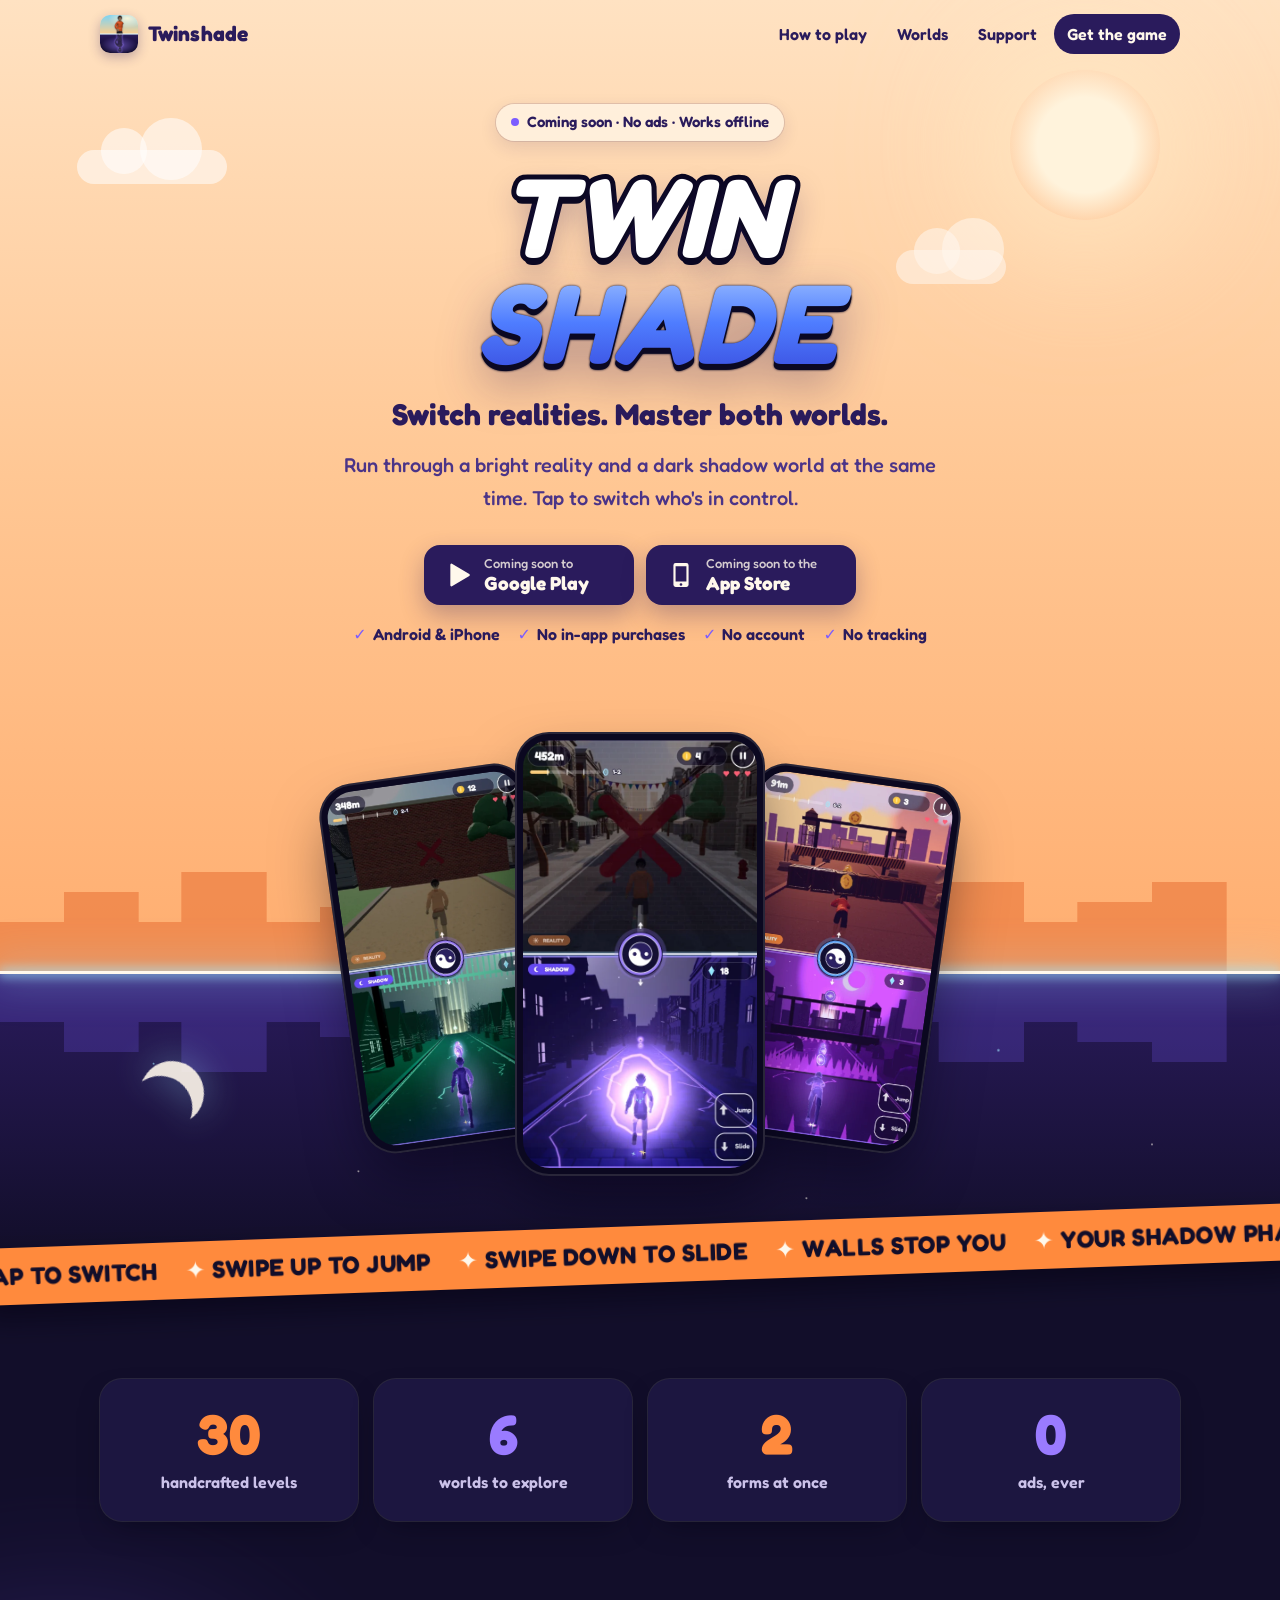
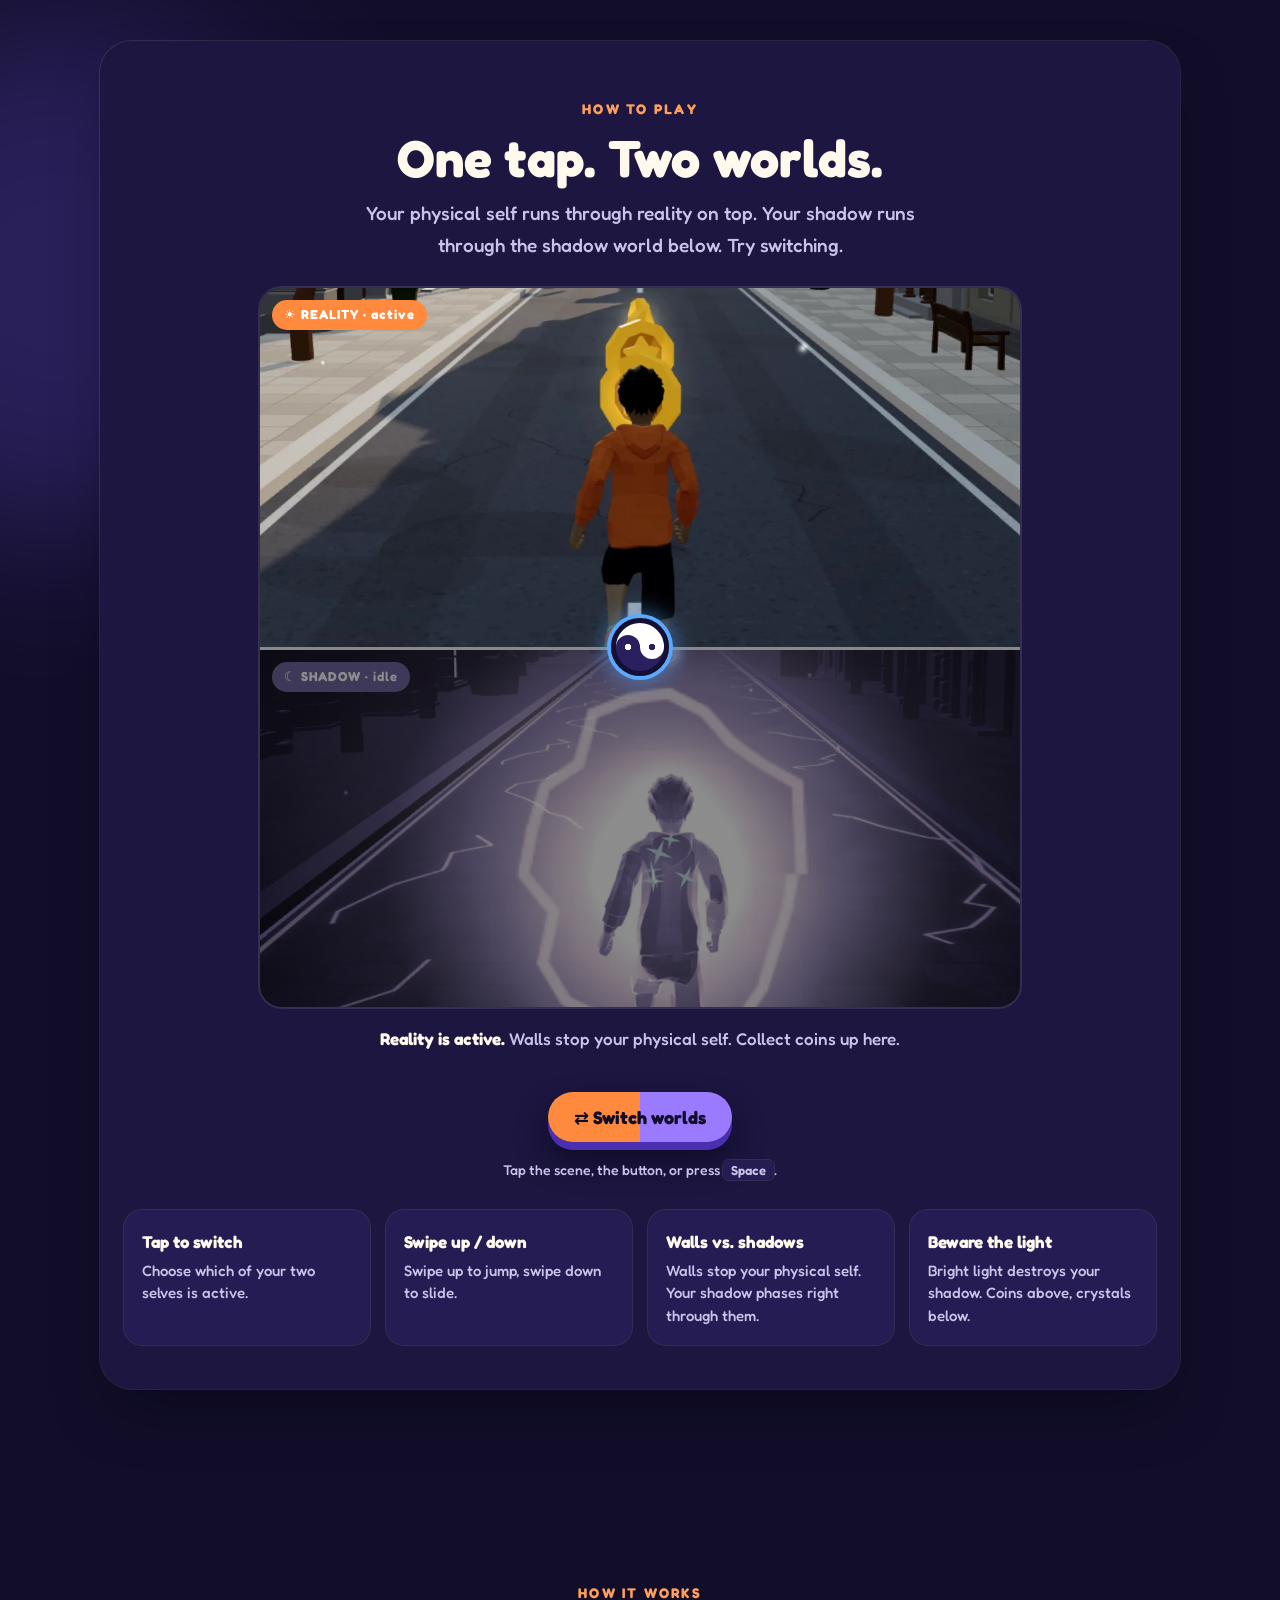
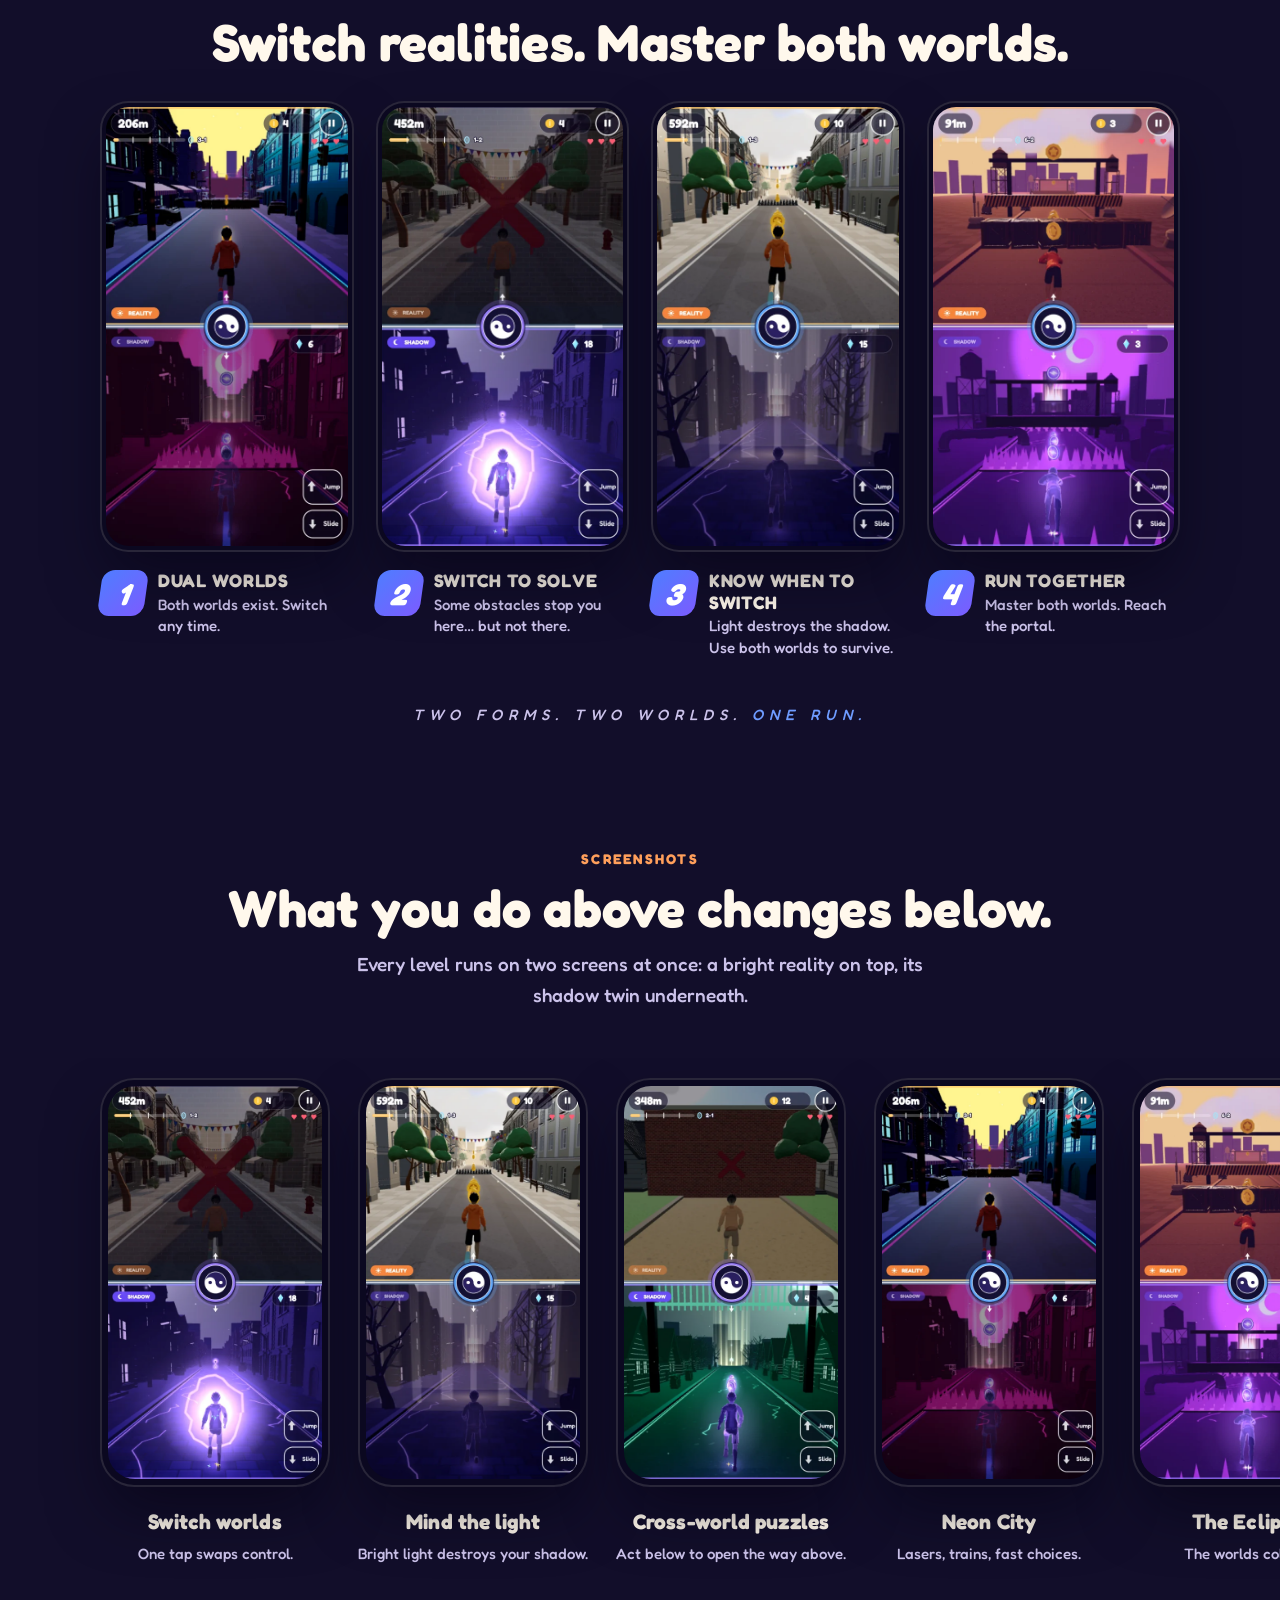
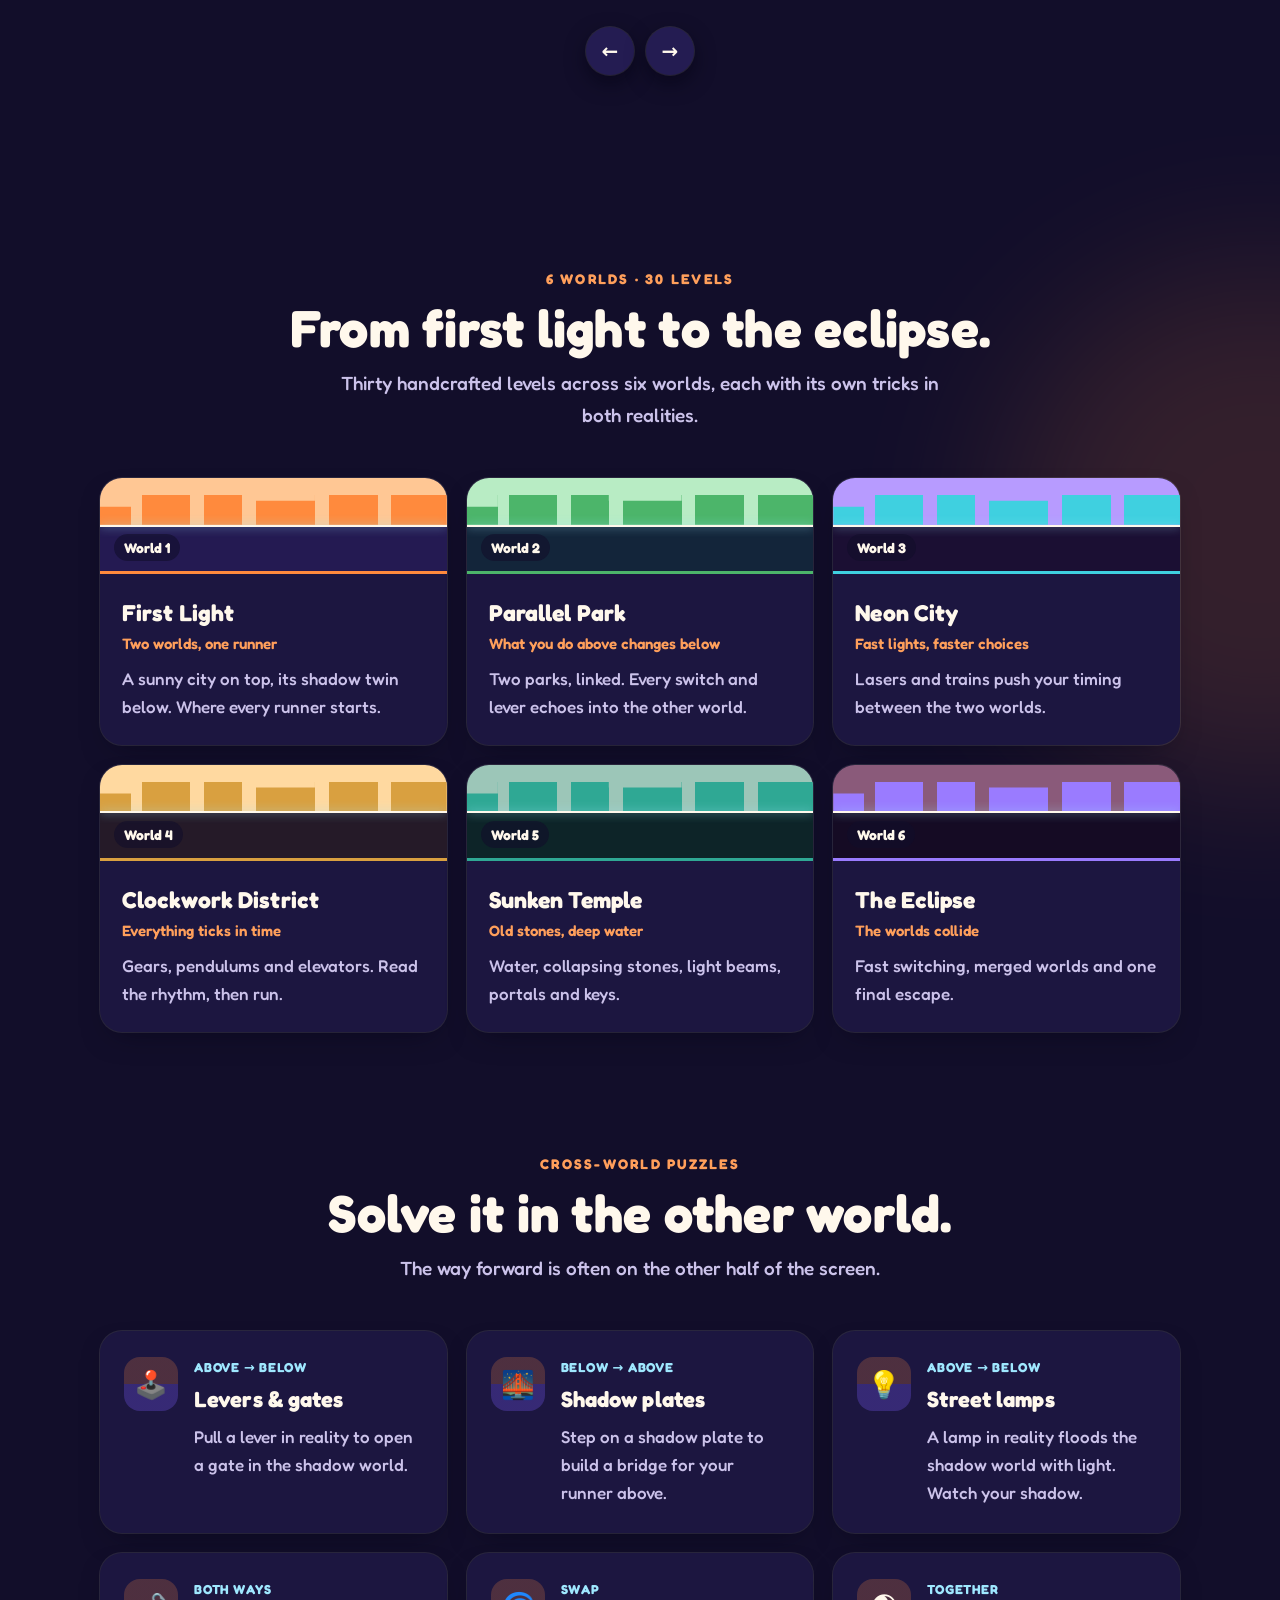
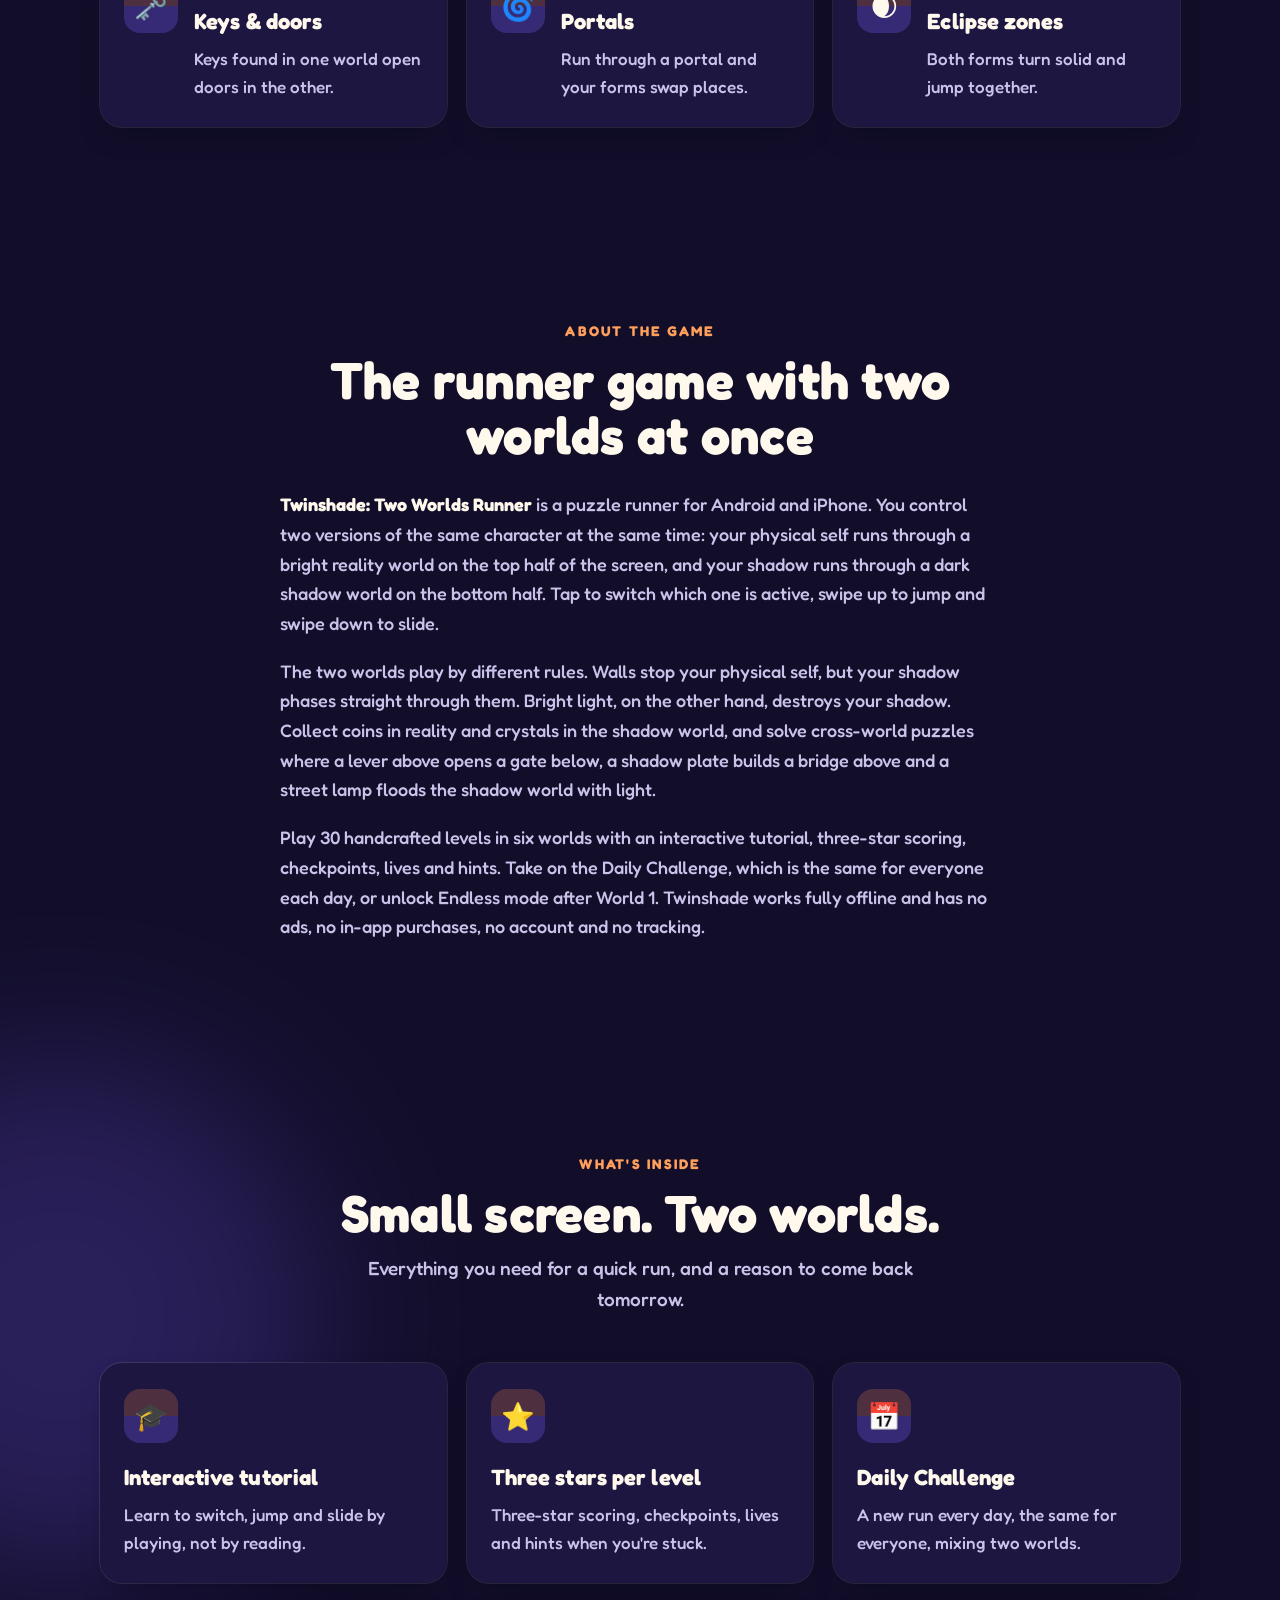
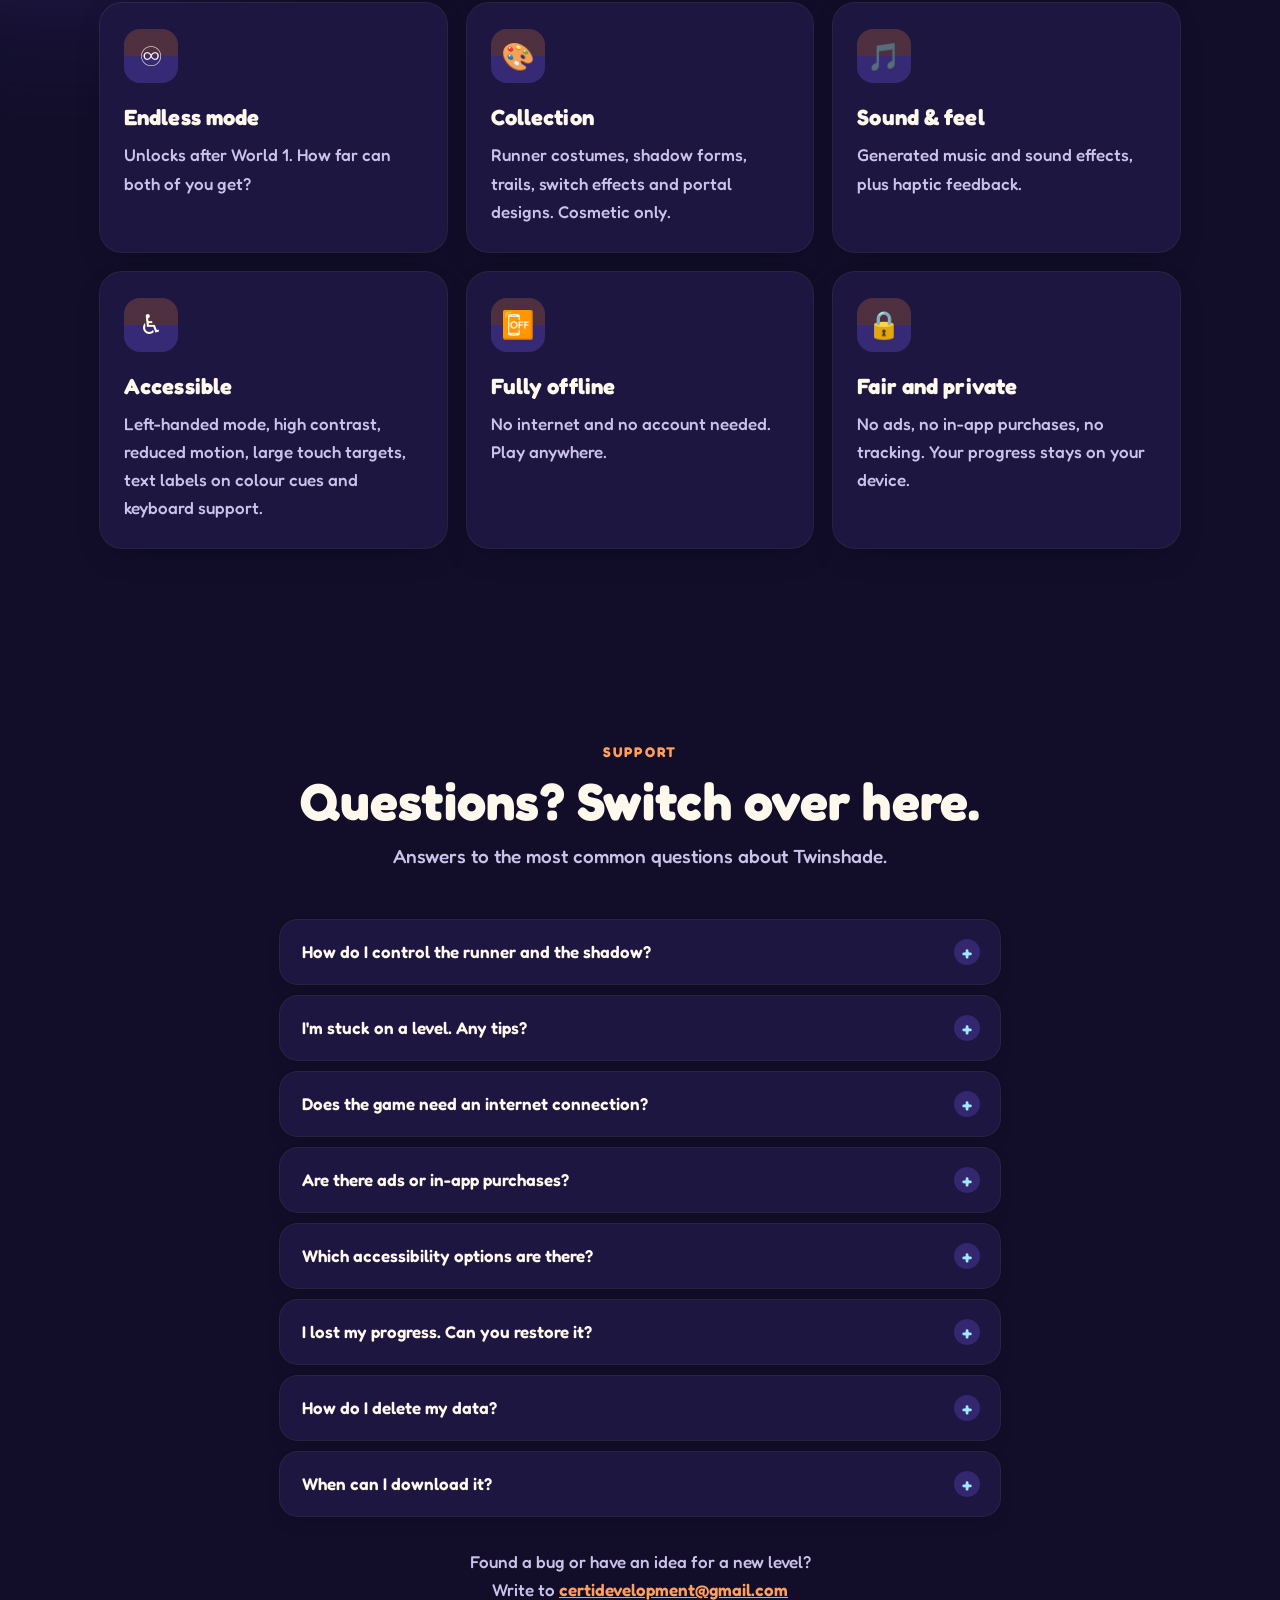
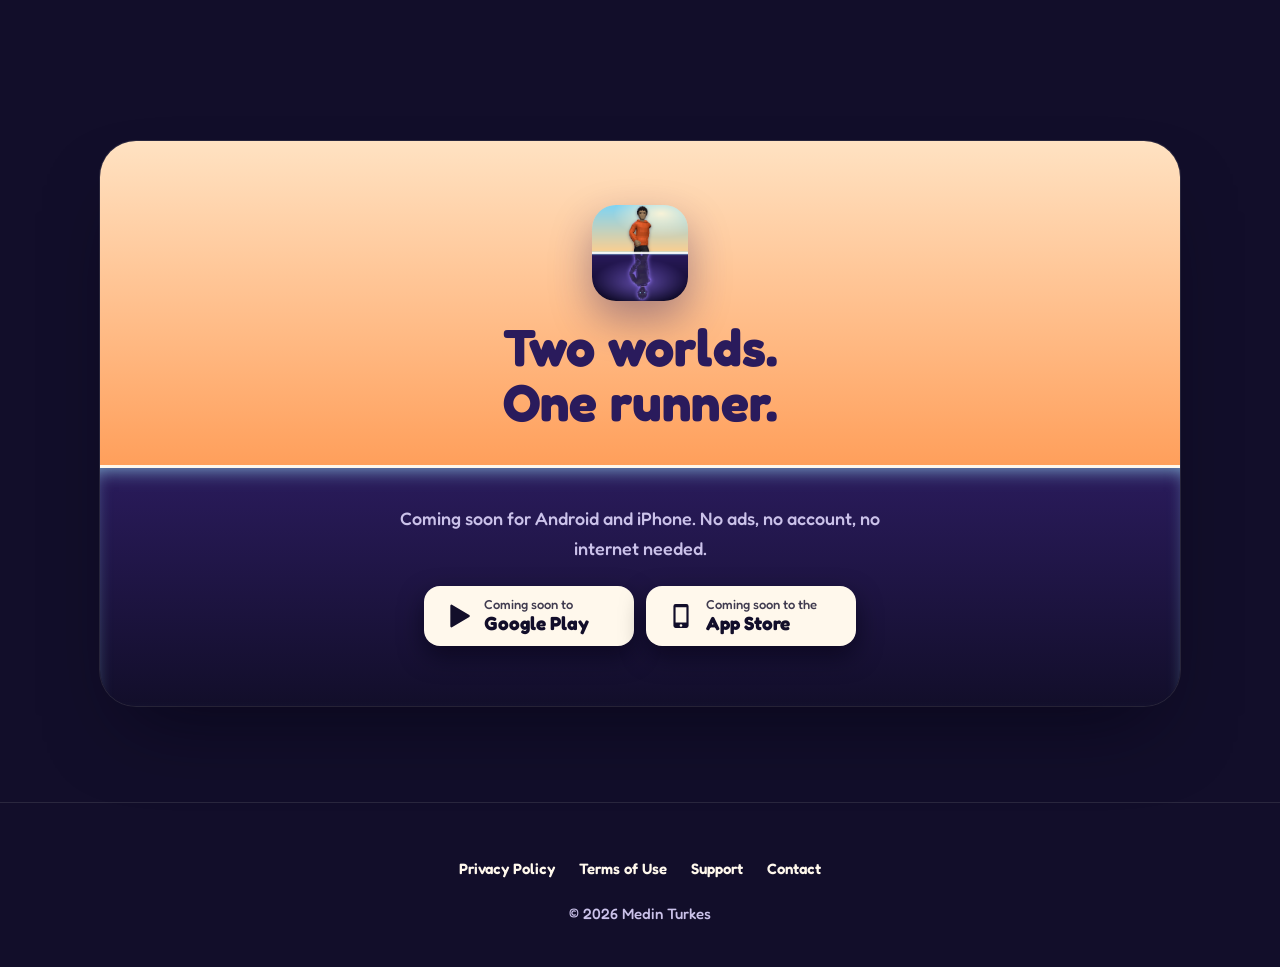
<file: index.html>
<!doctype html>
<html lang="en">
<head>
<meta charset="utf-8">
<meta name="viewport" content="width=device-width, initial-scale=1">
<title>Twinshade: Two Worlds Runner – Puzzle Runner Game for Android &amp; iPhone</title>
<meta name="description" content="Twinshade: Two Worlds Runner is a puzzle runner for Android and iPhone. Control your runner in a bright reality and your shadow in a dark shadow world at the same time. 30 handcrafted levels, no ads, no tracking, works offline. Coming soon.">
<meta name="robots" content="index, follow, max-image-preview:large, max-snippet:-1">
<meta name="author" content="Medin Turkes">
<meta name="application-name" content="Twinshade">
<meta name="apple-mobile-web-app-title" content="Twinshade">
<meta name="theme-color" content="#120e2a">
<meta name="color-scheme" content="dark">
<link rel="canonical" href="https://metur100.github.io/Shadow.Runner.Landing/">
<link rel="icon" href="favicon.ico" sizes="16x16 32x32 48x48">
<link rel="icon" type="image/png" sizes="96x96" href="assets/favicon-96.png">
<link rel="icon" type="image/png" sizes="192x192" href="assets/favicon-192.png">
<link rel="apple-touch-icon" href="assets/apple-touch-icon.png">
<link rel="manifest" href="site.webmanifest">
<link rel="preload" href="assets/fonts/fredoka-latin-700-normal.woff2" as="font" type="font/woff2" crossorigin>
<link rel="preload" href="assets/phone/01-switch-worlds.webp" as="image" type="image/webp">
<link rel="stylesheet" href="assets/style.css">

<meta property="og:type" content="website">
<meta property="og:site_name" content="Twinshade">
<meta property="og:locale" content="en_US">
<meta property="og:title" content="Twinshade: Two Worlds Runner – Two worlds. One runner.">
<meta property="og:description" content="Run through a bright reality and a dark shadow world at the same time. Tap to switch. 30 handcrafted levels for Android and iPhone. No ads, no tracking, fully offline.">
<meta property="og:url" content="https://metur100.github.io/Shadow.Runner.Landing/">
<meta property="og:image" content="https://metur100.github.io/Shadow.Runner.Landing/assets/og-image.jpg">
<meta property="og:image:width" content="1200">
<meta property="og:image:height" content="630">
<meta property="og:image:alt" content="Twinshade app icon and logo next to two phones showing a runner in a sunny city above and its shadow in a dark world below">
<meta name="twitter:card" content="summary_large_image">
<meta name="twitter:title" content="Twinshade: Two Worlds Runner – Two worlds. One runner.">
<meta name="twitter:description" content="Run through a bright reality and a dark shadow world at the same time. No ads, no tracking, fully offline.">
<meta name="twitter:image" content="https://metur100.github.io/Shadow.Runner.Landing/assets/og-image.jpg">
<meta name="twitter:image:alt" content="Twinshade app icon and logo next to two phones showing a runner in a sunny city above and its shadow in a dark world below">

<script type="application/ld+json">
{
  "@context": "https://schema.org",
  "@graph": [
    {
      "@type": "WebSite",
      "@id": "https://metur100.github.io/Shadow.Runner.Landing/#website",
      "url": "https://metur100.github.io/Shadow.Runner.Landing/",
      "name": "Twinshade",
      "alternateName": "Twinshade: Two Worlds Runner",
      "inLanguage": "en",
      "publisher": { "@id": "https://metur100.github.io/Shadow.Runner.Landing/#author" }
    },
    {
      "@type": "Person",
      "@id": "https://metur100.github.io/Shadow.Runner.Landing/#author",
      "name": "Medin Turkes",
      "email": "certidevelopment@gmail.com"
    },
    {
      "@type": ["MobileApplication", "VideoGame"],
      "@id": "https://metur100.github.io/Shadow.Runner.Landing/#app",
      "name": "Twinshade: Two Worlds Runner",
      "alternateName": "Twinshade",
      "url": "https://metur100.github.io/Shadow.Runner.Landing/",
      "description": "A two-world puzzle runner: control your physical self in a bright reality and your shadow in a dark shadow world at the same time, and tap to switch which one is active. 30 handcrafted levels in 6 worlds, cross-world puzzles, Daily Challenge, Endless mode and a cosmetic collection. No ads, no in-app purchases, no account, no tracking, fully offline.",
      "operatingSystem": "Android, iOS",
      "applicationCategory": "GameApplication",
      "applicationSubCategory": "Puzzle runner",
      "genre": ["Runner", "Puzzle", "Platformer", "Casual"],
      "gamePlatform": ["Android", "iOS"],
      "playMode": "SinglePlayer",
      "numberOfPlayers": { "@type": "QuantitativeValue", "value": 1 },
      "inLanguage": "en",
      "accessibilityFeature": ["highContrastDisplay", "reducedMotion", "largePrint", "textualAlternatives"],
      "image": "https://metur100.github.io/Shadow.Runner.Landing/assets/icon-512.png",
      "screenshot": [
        "https://metur100.github.io/Shadow.Runner.Landing/assets/phone/01-switch-worlds.webp",
        "https://metur100.github.io/Shadow.Runner.Landing/assets/phone/03-cross-world.webp",
        "https://metur100.github.io/Shadow.Runner.Landing/assets/phone/05-eclipse.webp",
        "https://metur100.github.io/Shadow.Runner.Landing/assets/phone/07-worlds.webp"
      ],
      "author": { "@id": "https://metur100.github.io/Shadow.Runner.Landing/#author" },
      "publisher": { "@id": "https://metur100.github.io/Shadow.Runner.Landing/#author" },
      "privacyPolicy": "https://metur100.github.io/Shadow.Runner.Landing/privacy.html"
    },
    {
      "@type": "FAQPage",
      "mainEntity": [
        { "@type": "Question", "name": "How do I control the runner and the shadow?", "acceptedAnswer": { "@type": "Answer", "text": "Tap to switch which form is active. Swipe up to jump and swipe down to slide. Your physical self runs through the bright reality world at the top, your shadow runs through the dark shadow world at the bottom." } },
        { "@type": "Question", "name": "I'm stuck on a level. Any tips?", "acceptedAnswer": { "@type": "Answer", "text": "Use a hint, and look at the other world: a lever above can open a gate below, and a shadow plate can build a bridge above. Remember that walls stop your physical self but your shadow phases through them, and bright light destroys your shadow." } },
        { "@type": "Question", "name": "Does Twinshade need an internet connection?", "acceptedAnswer": { "@type": "Answer", "text": "No. The whole game, including the Daily Challenge and Endless mode, works fully offline." } },
        { "@type": "Question", "name": "Are there ads or in-app purchases?", "acceptedAnswer": { "@type": "Answer", "text": "No. There are no ads and no in-app purchases. Items in the collection are cosmetic only." } },
        { "@type": "Question", "name": "Can lost progress be restored?", "acceptedAnswer": { "@type": "Answer", "text": "Progress is stored only on your device, so it can't be restored after uninstalling the game or resetting progress." } },
        { "@type": "Question", "name": "How do I delete my data?", "acceptedAnswer": { "@type": "Answer", "text": "Use Settings → Reset progress in the game, or uninstall it. Nothing is stored anywhere else." } },
        { "@type": "Question", "name": "When can I download Twinshade?", "acceptedAnswer": { "@type": "Answer", "text": "Twinshade is coming soon to Google Play and the App Store." } }
      ]
    }
  ]
}
</script>
<script>document.documentElement.classList.add('js');</script>
</head>
<body>
<a class="skip" href="#main">Skip to content</a>
<div class="progress" id="progress" aria-hidden="true"></div>

<header class="top" id="top">
  <div class="wrap">
    <a class="brand" href="./"><img src="assets/favicon-96.png" alt="" width="38" height="38">Twinshade</a>
    <nav aria-label="Main">
      <a class="opt" href="#how">How to play</a>
      <a class="opt" href="#worlds">Worlds</a>
      <a class="opt" href="#support">Support</a>
      <a class="pill" href="#download">Get the game</a>
    </nav>
  </div>
</header>

<main id="main">
  <!-- Hero: reality above, shadow below -->
  <div class="hero">
    <div class="sun" aria-hidden="true"></div>
    <div class="cloud c1" aria-hidden="true"></div>
    <div class="cloud c2" aria-hidden="true"></div>

    <div class="wrap hero-copy">
      <span class="eyebrow reveal"><span class="dot"></span>Coming soon · No ads · Works offline</span>
      <h1 class="reveal" style="--i:1">
        <span class="line w-shadow">Twin</span>
        <span class="line w-runner">Shade</span>
      </h1>
      <p class="tag reveal" style="--i:2">Switch realities. Master both worlds.</p>
      <p class="sub reveal" style="--i:3">Run through a bright reality and a dark shadow world at the same time. Tap to switch who's in control.</p>

      <!-- Store links: when the app is live, point these at the store listings:
           Google Play: https://play.google.com/store/apps/details?id=com.certidevelopment.shadowrunner
           App Store:   https://apps.apple.com/app/idXXXXXXXXXX -->
      <div class="stores reveal" style="--i:4">
        <a class="store" href="#download">
          <svg viewBox="0 0 24 24" aria-hidden="true"><path d="M4 2.5v19a1 1 0 0 0 1.5.86l16-9.5a1 1 0 0 0 0-1.72l-16-9.5A1 1 0 0 0 4 2.5z"/></svg>
          <div><small>Coming soon to</small><span>Google Play</span></div>
        </a>
        <a class="store" href="#download">
          <svg viewBox="0 0 24 24" aria-hidden="true"><path d="M7 1h10a2 2 0 0 1 2 2v18a2 2 0 0 1-2 2H7a2 2 0 0 1-2-2V3a2 2 0 0 1 2-2zm0 3v14h10V4H7zm5 15.5a1.25 1.25 0 1 0 0 2.5 1.25 1.25 0 0 0 0-2.5z"/></svg>
          <div><small>Coming soon to the</small><span>App Store</span></div>
        </a>
      </div>
      <ul class="checks reveal" style="--i:5">
        <li>Android &amp; iPhone</li>
        <li>No in-app purchases</li>
        <li>No account</li>
        <li>No tracking</li>
      </ul>
    </div>

    <div class="stage" aria-hidden="true">
      <svg class="skyline up" viewBox="0 0 1200 120" preserveAspectRatio="none"><path fill="currentColor" d="M0 120V70h60V40h70v30h40V20h80v50h50V55h60v-25h90v40h40V35h70v35h60V15h80v55h50V45h70v25h60V30h80v40h50V50h70v-20h70v90z"/></svg>
      <svg class="skyline down" viewBox="0 0 1200 120" preserveAspectRatio="none"><path fill="currentColor" d="M0 120V70h60V40h70v30h40V20h80v50h50V55h60v-25h90v40h40V35h70v35h60V15h80v55h50V45h70v25h60V30h80v40h50V50h70v-20h70v90z"/></svg>
      <div class="horizon"></div>
      <div class="stars"></div>
      <div class="moon"></div>
      <div class="phones parallax" data-speed="-0.06">
        <div class="phone-set reveal zoom" style="--i:2">
          <div class="phone p-left float slow"><img src="assets/phone/03-cross-world.webp" alt="" width="540" height="960"></div>
          <div class="phone p-right float slower"><img src="assets/phone/05-eclipse.webp" alt="" width="540" height="960"></div>
          <div class="phone p-main float"><img src="assets/phone/01-switch-worlds.webp" alt="" width="540" height="960"></div>
        </div>
      </div>
    </div>
  </div>

  <!-- Marquee -->
  <div class="marquee" aria-hidden="true">
    <div class="track">
      <span>TAP TO SWITCH<em>✦</em> SWIPE UP TO JUMP<em>✦</em> SWIPE DOWN TO SLIDE<em>✦</em> WALLS STOP YOU<em>✦</em> YOUR SHADOW PHASES THROUGH<em>✦</em> STAY OUT OF THE LIGHT<em>✦</em></span>
      <span>TAP TO SWITCH<em>✦</em> SWIPE UP TO JUMP<em>✦</em> SWIPE DOWN TO SLIDE<em>✦</em> WALLS STOP YOU<em>✦</em> YOUR SHADOW PHASES THROUGH<em>✦</em> STAY OUT OF THE LIGHT<em>✦</em></span>
    </div>
  </div>

  <!-- Stats -->
  <section aria-label="Twinshade in numbers">
    <div class="wrap">
      <div class="stats">
        <div class="stat reveal" style="--i:0"><b data-count="30">30</b><span>handcrafted levels</span></div>
        <div class="stat reveal" style="--i:1"><b data-count="6">6</b><span>worlds to explore</span></div>
        <div class="stat reveal" style="--i:2"><b data-count="2">2</b><span>forms at once</span></div>
        <div class="stat reveal" style="--i:3"><b>0</b><span>ads, ever</span></div>
      </div>
    </div>
  </section>

  <!-- How to play / interactive switch -->
  <section id="how" class="glow-a" style="padding-top:24px">
    <div class="wrap">
      <div class="demo-card reveal zoom">
        <span class="kicker">How to play</span>
        <h2>One tap. Two worlds.</h2>
        <p class="lead">Your physical self runs through reality on top. Your shadow runs through the shadow world below. Try switching.</p>

        <button class="demo" id="demo" type="button" data-active="reality" aria-pressed="false" aria-describedby="demo-msg" aria-label="Switch worlds. Active: Reality">
          <span class="lane reality" aria-hidden="true">
            <span class="pill-label">☀ REALITY</span>
            <img src="assets/demo-reality.webp" width="1100" height="520" loading="lazy" alt="">
          </span>
          <span class="lane shadow" aria-hidden="true">
            <span class="pill-label">☾ SHADOW</span>
            <img src="assets/demo-shadow.webp" width="1100" height="520" loading="lazy" alt="">
          </span>
          <span class="orb" aria-hidden="true"></span>
        </button>

        <p class="demo-msg" id="demo-msg" aria-live="polite"><strong>Reality is active.</strong> Walls stop your physical self. Collect coins up here.</p>
        <button class="btn" id="switch" type="button">⇄ Switch worlds</button>
        <span class="kbd-hint">Tap the scene, the button, or press <kbd>Space</kbd>.</span>

        <div class="rules">
          <div class="rule"><b>Tap to switch</b><p>Choose which of your two selves is active.</p></div>
          <div class="rule"><b>Swipe up / down</b><p>Swipe up to jump, swipe down to slide.</p></div>
          <div class="rule"><b>Walls vs. shadows</b><p>Walls stop your physical self. Your shadow phases right through them.</p></div>
          <div class="rule"><b>Beware the light</b><p>Bright light destroys your shadow. Coins above, crystals below.</p></div>
        </div>
      </div>
    </div>
  </section>

  <!-- How it works: four steps -->
  <section id="steps" aria-label="How Twinshade works">
    <div class="wrap">
      <span class="kicker reveal">How it works</span>
      <h2 class="reveal" style="--i:1">Switch realities. Master both worlds.</h2>
      <ol class="steps">
        <li class="step reveal" style="--i:0"><div class="phone"><img src="assets/phone/04-neon.webp" width="540" height="960" loading="lazy" alt="Neon City: the runner on a bright street above, the shadow on a dark street below"></div><b>1</b><h3>Dual worlds</h3><p>Both worlds exist. Switch any time.</p></li>
        <li class="step reveal" style="--i:1"><div class="phone"><img src="assets/phone/01-switch-worlds.webp" width="540" height="960" loading="lazy" alt="A brick wall blocks the street above; below, a cracked shadow wall the shadow can phase through"></div><b>2</b><h3>Switch to solve</h3><p>Some obstacles stop you here… but not there.</p></li>
        <li class="step reveal" style="--i:2"><div class="phone"><img src="assets/phone/02-light.webp" width="540" height="960" loading="lazy" alt="A column of golden light floods the shadow street ahead"></div><b>3</b><h3>Know when to switch</h3><p>Light destroys the shadow. Use both worlds to survive.</p></li>
        <li class="step reveal" style="--i:3"><div class="phone"><img src="assets/phone/05-eclipse.webp" width="540" height="960" loading="lazy" alt="The Eclipse: rooftops at sunset above and floating shards below as the worlds merge"></div><b>4</b><h3>Run together</h3><p>Master both worlds. Reach the portal.</p></li>
      </ol>
      <p class="tagline reveal">Two forms. Two worlds. <span>One run.</span></p>
    </div>
  </section>

  <!-- Gallery -->
  <section id="screenshots" style="padding-top:24px">
    <div class="wrap">
      <span class="kicker reveal">Screenshots</span>
      <h2 class="reveal" style="--i:1">What you do above changes below.</h2>
      <p class="lead reveal" style="--i:2">Every level runs on two screens at once: a bright reality on top, its shadow twin underneath.</p>
    </div>
    <div class="gallery-wrap">
      <div class="gallery" id="gallery" tabindex="0" role="region" aria-label="Screenshots, scroll horizontally">
        <figure class="shot reveal" style="--i:0"><div class="phone"><img src="assets/phone/01-switch-worlds.webp" width="540" height="960" loading="lazy" alt="Level 1-2 Two Worlds, seen from behind the runner: a brick wall blocks the sunny street above while the shadow runs towards a cracked, glowing wall it can pass through below"></div><figcaption><h3>Switch worlds</h3><p>One tap swaps control.</p></figcaption></figure>
        <figure class="shot reveal" style="--i:1"><div class="phone"><img src="assets/phone/02-light.webp" width="540" height="960" loading="lazy" alt="Level 1-3 Lights Out: the runner races down a city street above while a column of light waits on the dark street below"></div><figcaption><h3>Mind the light</h3><p>Bright light destroys your shadow.</p></figcaption></figure>
        <figure class="shot reveal" style="--i:2"><div class="phone"><img src="assets/phone/03-cross-world.webp" width="540" height="960" loading="lazy" alt="Level 2-1 Root Gate in Parallel Park: a wall on the park path above and a gate across the shadow path below"></div><figcaption><h3>Cross-world puzzles</h3><p>Act below to open the way above.</p></figcaption></figure>
        <figure class="shot reveal" style="--i:3"><div class="phone"><img src="assets/phone/04-neon.webp" width="540" height="960" loading="lazy" alt="Level 3-1 Laser Lane in Neon City: a neon street with crates ahead above and spikes on the dark street below"></div><figcaption><h3>Neon City</h3><p>Lasers, trains, fast choices.</p></figcaption></figure>
        <figure class="shot reveal" style="--i:4"><div class="phone"><img src="assets/phone/05-eclipse.webp" width="540" height="960" loading="lazy" alt="Level 6-2 Merging in The Eclipse: rooftops at sunset above, floating shards and spikes below"></div><figcaption><h3>The Eclipse</h3><p>The worlds collide.</p></figcaption></figure>
        <figure class="shot reveal" style="--i:5"><div class="phone"><img src="assets/phone/06-temple.webp" width="540" height="960" loading="lazy" alt="Level 5-3 Beam Chamber in the Sunken Temple: stone walls above, light beams in the underwater shadow world below"></div><figcaption><h3>Sunken Temple</h3><p>Old stones, deep water.</p></figcaption></figure>
        <figure class="shot reveal" style="--i:6"><div class="phone"><img src="assets/phone/07-worlds.webp" width="540" height="960" loading="lazy" alt="World select screen showing all six worlds with star progress"></div><figcaption><h3>Six worlds</h3><p>30 handcrafted levels.</p></figcaption></figure>
        <figure class="shot reveal" style="--i:7"><div class="phone"><img src="assets/phone/08-collection.webp" width="540" height="960" loading="lazy" alt="Collection screen with runner costumes and tabs for shadow forms, trails, switch effects and portals"></div><figcaption><h3>Your collection</h3><p>Costumes, trails, effects. Cosmetic only.</p></figcaption></figure>
      </div>
      <div class="gallery-nav">
        <button type="button" data-dir="-1" aria-label="Previous screenshots" aria-controls="gallery">←</button>
        <button type="button" data-dir="1" aria-label="Next screenshots" aria-controls="gallery">→</button>
      </div>
    </div>
  </section>

  <!-- Worlds -->
  <section id="worlds" class="glow-b">
    <div class="wrap">
      <span class="kicker reveal">6 worlds · 30 levels</span>
      <h2 class="reveal" style="--i:1">From first light to the eclipse.</h2>
      <p class="lead reveal" style="--i:2">Thirty handcrafted levels across six worlds, each with its own tricks in both realities.</p>
      <div class="worlds">
        <article class="world w1 reveal" style="--i:0"><div class="banner" aria-hidden="true"><span class="num">World 1</span></div><div class="body"><h3>First Light</h3><p class="motto">Two worlds, one runner</p><p>A sunny city on top, its shadow twin below. Where every runner starts.</p></div></article>
        <article class="world w2 reveal" style="--i:1"><div class="banner" aria-hidden="true"><span class="num">World 2</span></div><div class="body"><h3>Parallel Park</h3><p class="motto">What you do above changes below</p><p>Two parks, linked. Every switch and lever echoes into the other world.</p></div></article>
        <article class="world w3 reveal" style="--i:2"><div class="banner" aria-hidden="true"><span class="num">World 3</span></div><div class="body"><h3>Neon City</h3><p class="motto">Fast lights, faster choices</p><p>Lasers and trains push your timing between the two worlds.</p></div></article>
        <article class="world w4 reveal" style="--i:0"><div class="banner" aria-hidden="true"><span class="num">World 4</span></div><div class="body"><h3>Clockwork District</h3><p class="motto">Everything ticks in time</p><p>Gears, pendulums and elevators. Read the rhythm, then run.</p></div></article>
        <article class="world w5 reveal" style="--i:1"><div class="banner" aria-hidden="true"><span class="num">World 5</span></div><div class="body"><h3>Sunken Temple</h3><p class="motto">Old stones, deep water</p><p>Water, collapsing stones, light beams, portals and keys.</p></div></article>
        <article class="world w6 reveal" style="--i:2"><div class="banner" aria-hidden="true"><span class="num">World 6</span></div><div class="body"><h3>The Eclipse</h3><p class="motto">The worlds collide</p><p>Fast switching, merged worlds and one final escape.</p></div></article>
      </div>
    </div>
  </section>

  <!-- Cross-world puzzles -->
  <section id="puzzles" style="padding-top:24px">
    <div class="wrap">
      <span class="kicker reveal">Cross-world puzzles</span>
      <h2 class="reveal" style="--i:1">Solve it in the other world.</h2>
      <p class="lead reveal" style="--i:2">The way forward is often on the other half of the screen.</p>
      <div class="grid">
        <div class="feature puzzle reveal" style="--i:0"><div class="ico" aria-hidden="true">🕹️</div><div><span class="flow">Above → below</span><h3>Levers &amp; gates</h3><p>Pull a lever in reality to open a gate in the shadow world.</p></div></div>
        <div class="feature puzzle reveal" style="--i:1"><div class="ico" aria-hidden="true">🌉</div><div><span class="flow">Below → above</span><h3>Shadow plates</h3><p>Step on a shadow plate to build a bridge for your runner above.</p></div></div>
        <div class="feature puzzle reveal" style="--i:2"><div class="ico" aria-hidden="true">💡</div><div><span class="flow">Above → below</span><h3>Street lamps</h3><p>A lamp in reality floods the shadow world with light. Watch your shadow.</p></div></div>
        <div class="feature puzzle reveal" style="--i:0"><div class="ico" aria-hidden="true">🗝️</div><div><span class="flow">Both ways</span><h3>Keys &amp; doors</h3><p>Keys found in one world open doors in the other.</p></div></div>
        <div class="feature puzzle reveal" style="--i:1"><div class="ico" aria-hidden="true">🌀</div><div><span class="flow">Swap</span><h3>Portals</h3><p>Run through a portal and your forms swap places.</p></div></div>
        <div class="feature puzzle reveal" style="--i:2"><div class="ico" aria-hidden="true">🌒</div><div><span class="flow">Together</span><h3>Eclipse zones</h3><p>Both forms turn solid and jump together.</p></div></div>
      </div>
    </div>
  </section>

  <!-- About -->
  <section id="about">
    <div class="wrap narrow about">
      <span class="kicker reveal">About the game</span>
      <h2 class="reveal" style="--i:1">The runner game with two worlds at once</h2>
      <p class="reveal" style="--i:2"><strong>Twinshade: Two Worlds Runner</strong> is a puzzle runner for Android and iPhone. You control two versions of the same character at the same time: your physical self runs through a bright reality world on the top half of the screen, and your shadow runs through a dark shadow world on the bottom half. Tap to switch which one is active, swipe up to jump and swipe down to slide.</p>
      <p class="reveal" style="--i:3">The two worlds play by different rules. Walls stop your physical self, but your shadow phases straight through them. Bright light, on the other hand, destroys your shadow. Collect coins in reality and crystals in the shadow world, and solve cross-world puzzles where a lever above opens a gate below, a shadow plate builds a bridge above and a street lamp floods the shadow world with light.</p>
      <p class="reveal" style="--i:4">Play 30 handcrafted levels in six worlds with an interactive tutorial, three-star scoring, checkpoints, lives and hints. Take on the Daily Challenge, which is the same for everyone each day, or unlock Endless mode after World 1. Twinshade works fully offline and has no ads, no in-app purchases, no account and no tracking.</p>
    </div>
  </section>

  <!-- Features -->
  <section id="features" class="glow-a">
    <div class="wrap">
      <span class="kicker reveal">What's inside</span>
      <h2 class="reveal" style="--i:1">Small screen. Two worlds.</h2>
      <p class="lead reveal" style="--i:2">Everything you need for a quick run, and a reason to come back tomorrow.</p>
      <div class="grid">
        <div class="feature reveal" style="--i:0"><div class="ico" aria-hidden="true">🎓</div><h3>Interactive tutorial</h3><p>Learn to switch, jump and slide by playing, not by reading.</p></div>
        <div class="feature reveal" style="--i:1"><div class="ico" aria-hidden="true">⭐</div><h3>Three stars per level</h3><p>Three-star scoring, checkpoints, lives and hints when you're stuck.</p></div>
        <div class="feature reveal" style="--i:2"><div class="ico" aria-hidden="true">📅</div><h3>Daily Challenge</h3><p>A new run every day, the same for everyone, mixing two worlds.</p></div>
        <div class="feature reveal" style="--i:0"><div class="ico" aria-hidden="true">♾️</div><h3>Endless mode</h3><p>Unlocks after World 1. How far can both of you get?</p></div>
        <div class="feature reveal" style="--i:1"><div class="ico" aria-hidden="true">🎨</div><h3>Collection</h3><p>Runner costumes, shadow forms, trails, switch effects and portal designs. Cosmetic only.</p></div>
        <div class="feature reveal" style="--i:2"><div class="ico" aria-hidden="true">🎵</div><h3>Sound &amp; feel</h3><p>Generated music and sound effects, plus haptic feedback.</p></div>
        <div class="feature reveal" style="--i:0"><div class="ico" aria-hidden="true">♿</div><h3>Accessible</h3><p>Left-handed mode, high contrast, reduced motion, large touch targets, text labels on colour cues and keyboard support.</p></div>
        <div class="feature reveal" style="--i:1"><div class="ico" aria-hidden="true">📴</div><h3>Fully offline</h3><p>No internet and no account needed. Play anywhere.</p></div>
        <div class="feature reveal" style="--i:2"><div class="ico" aria-hidden="true">🔒</div><h3>Fair and private</h3><p>No ads, no in-app purchases, no tracking. Your progress stays on your device.</p></div>
      </div>
    </div>
  </section>

  <!-- Support -->
  <section id="support">
    <div class="wrap narrow">
      <span class="kicker reveal">Support</span>
      <h2 class="reveal" style="--i:1">Questions? Switch over here.</h2>
      <p class="lead reveal" style="--i:2">Answers to the most common questions about Twinshade.</p>
      <div class="faq">
        <details class="reveal">
          <summary>How do I control the runner and the shadow?</summary>
          <p>Tap to switch which form is active. Swipe up to jump and swipe down to slide. Your physical self runs through the bright reality world at the top, your shadow through the dark shadow world at the bottom.</p>
        </details>
        <details class="reveal">
          <summary>I'm stuck on a level. Any tips?</summary>
          <p>Use a hint, and look at the other world: a lever above can open a gate below, and a shadow plate can build a bridge above. Walls stop your physical self but your shadow phases through them, and bright light destroys your shadow.</p>
        </details>
        <details class="reveal">
          <summary>Does the game need an internet connection?</summary>
          <p>No. Everything, including the Daily Challenge and Endless mode, works fully offline.</p>
        </details>
        <details class="reveal">
          <summary>Are there ads or in-app purchases?</summary>
          <p>No. There are no ads and no in-app purchases. Items in the collection are cosmetic only.</p>
        </details>
        <details class="reveal">
          <summary>Which accessibility options are there?</summary>
          <p>Left-handed mode, a high-contrast mode, reduced motion, large touch targets, text labels on colour cues and keyboard support.</p>
        </details>
        <details class="reveal">
          <summary>I lost my progress. Can you restore it?</summary>
          <p>Progress is stored only on your device. It is never sent to us, so it can't be restored after uninstalling the game or resetting progress.</p>
        </details>
        <details class="reveal">
          <summary>How do I delete my data?</summary>
          <p>Use Settings → Reset progress in the game, or uninstall it. Nothing is stored anywhere else. See the <a href="privacy.html">privacy policy</a>.</p>
        </details>
        <details class="reveal">
          <summary>When can I download it?</summary>
          <p>Twinshade is coming soon to Google Play and the App Store. This page will link to the stores as soon as it's available.</p>
        </details>
      </div>
      <p class="contact reveal">Found a bug or have an idea for a new level?<br>Write to <a href="mailto:certidevelopment@gmail.com">certidevelopment@gmail.com</a></p>
    </div>
  </section>

  <!-- CTA -->
  <section id="download" style="padding-top:24px">
    <div class="wrap">
      <div class="cta reveal zoom">
        <div class="cta-top">
          <img src="assets/icon-512.png" alt="" width="96" height="96">
          <h2>Two worlds.<br>One runner.</h2>
        </div>
        <div class="cta-bottom">
        <p>Coming soon for Android and iPhone. No ads, no account, no internet needed.</p>
        <div class="stores">
          <div class="store" role="img" aria-label="Coming soon to Google Play">
            <svg viewBox="0 0 24 24" aria-hidden="true"><path d="M4 2.5v19a1 1 0 0 0 1.5.86l16-9.5a1 1 0 0 0 0-1.72l-16-9.5A1 1 0 0 0 4 2.5z"/></svg>
            <div aria-hidden="true"><small>Coming soon to</small><span>Google Play</span></div>
          </div>
          <div class="store" role="img" aria-label="Coming soon to the App Store">
            <svg viewBox="0 0 24 24" aria-hidden="true"><path d="M7 1h10a2 2 0 0 1 2 2v18a2 2 0 0 1-2 2H7a2 2 0 0 1-2-2V3a2 2 0 0 1 2-2zm0 3v14h10V4H7zm5 15.5a1.25 1.25 0 1 0 0 2.5 1.25 1.25 0 0 0 0-2.5z"/></svg>
            <div aria-hidden="true"><small>Coming soon to the</small><span>App Store</span></div>
          </div>
        </div>
        </div>
      </div>
    </div>
  </section>
</main>

<footer>
  <div class="wrap">
    <nav aria-label="Footer">
      <a href="privacy.html">Privacy Policy</a>
      <a href="terms.html">Terms of Use</a>
      <a href="#support">Support</a>
      <a href="mailto:certidevelopment@gmail.com">Contact</a>
    </nav>
    <p>© 2026 Medin Turkes</p>
  </div>
</footer>

<script src="assets/main.js" defer></script>
</body>
</html>
</file>
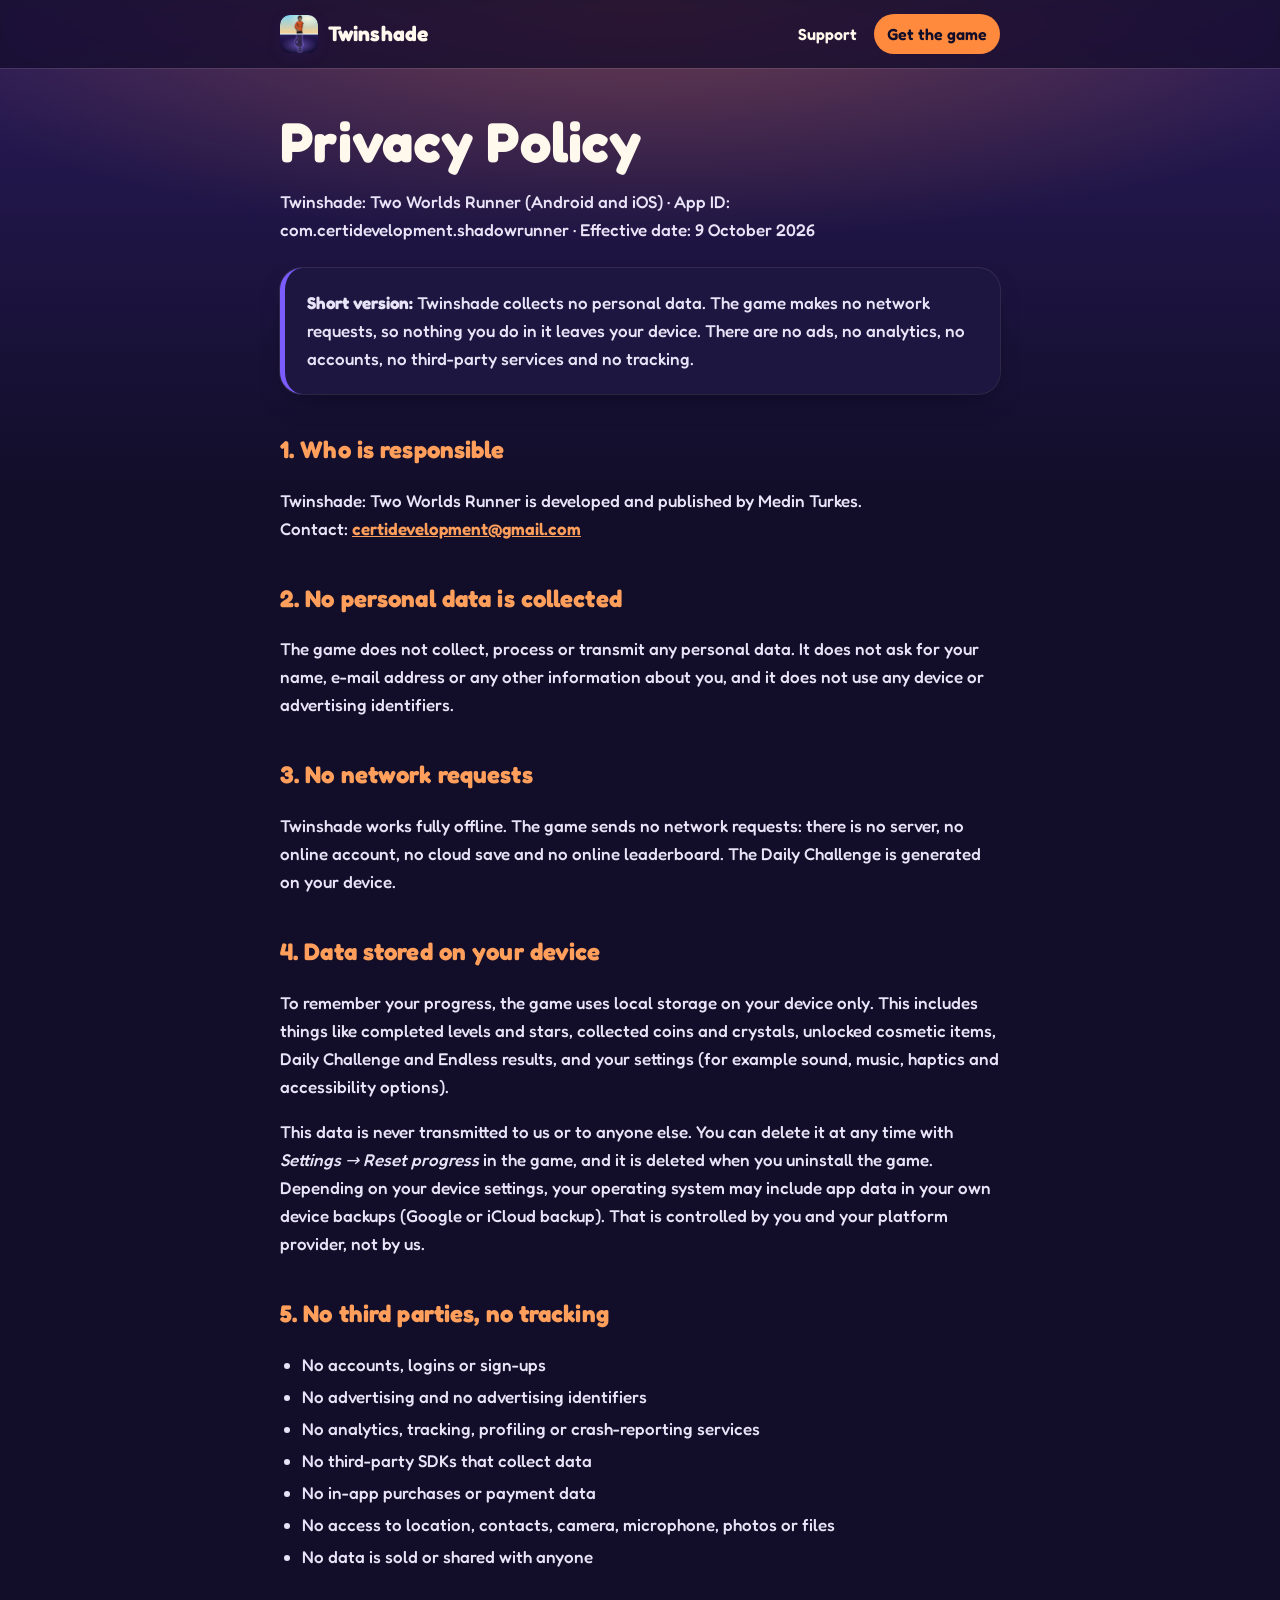
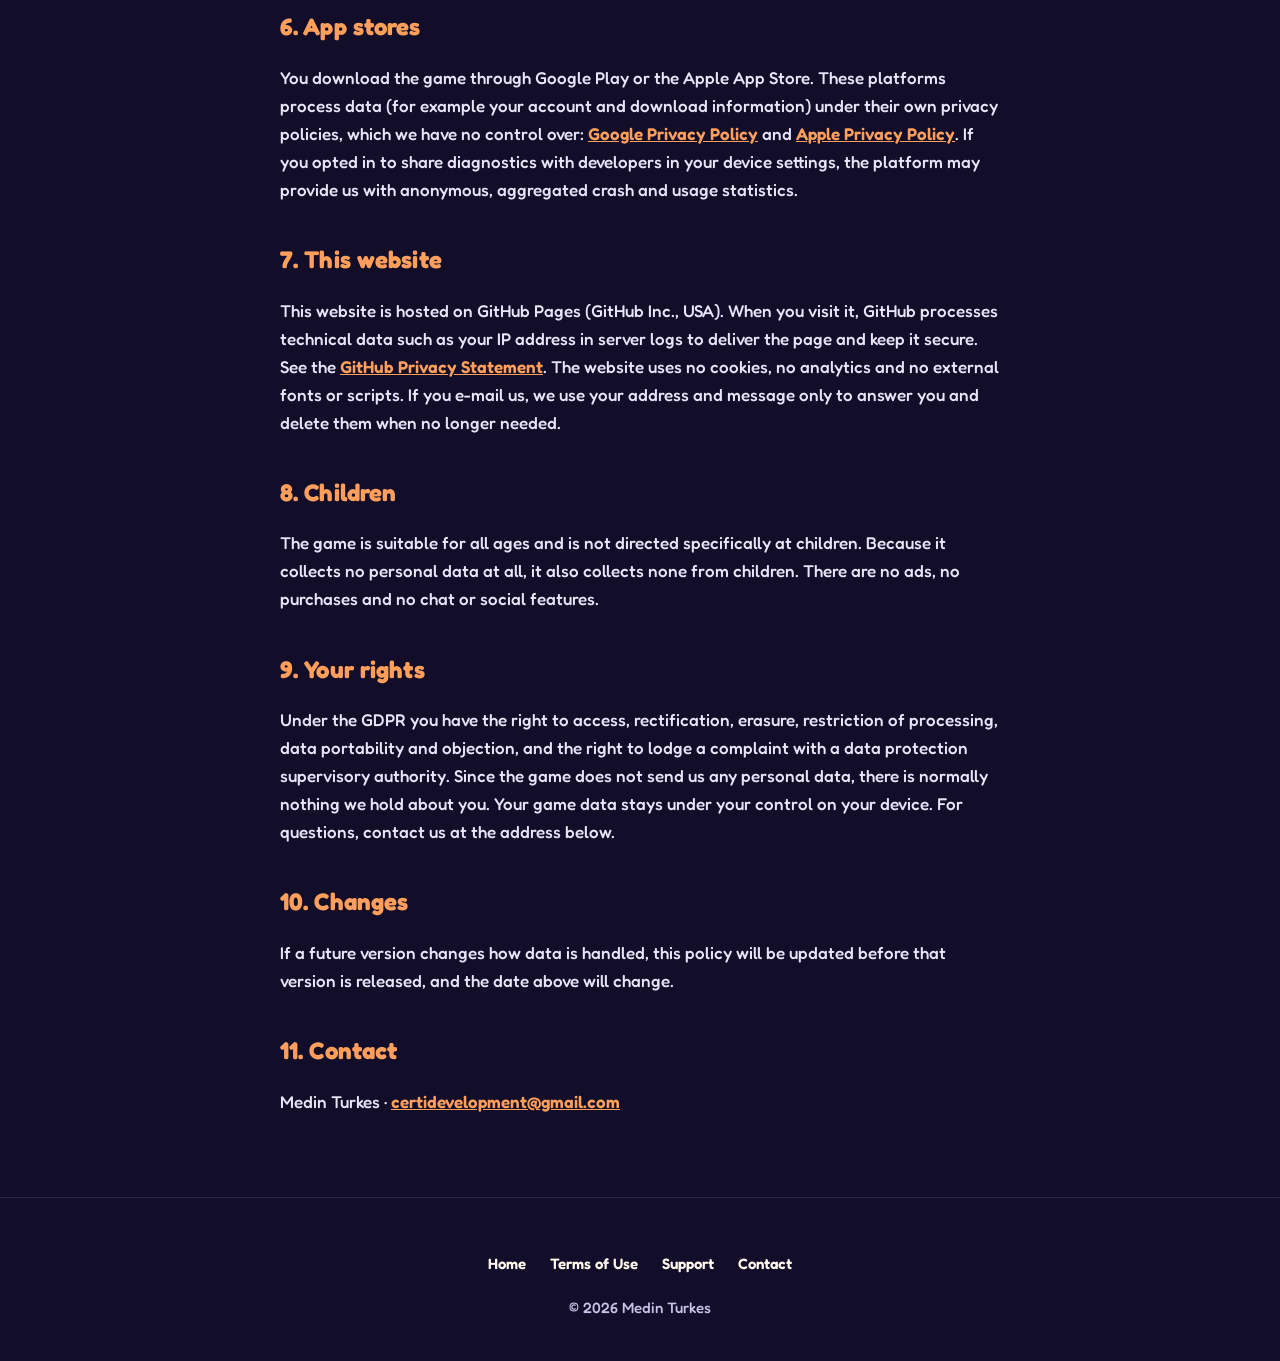
<file: privacy.html>
<!doctype html>
<html lang="en">
<head>
<meta charset="utf-8">
<meta name="viewport" content="width=device-width, initial-scale=1">
<title>Privacy Policy – Twinshade</title>
<meta name="description" content="Privacy policy for the mobile game Twinshade: Two Worlds Runner. The game collects no personal data, makes no network requests and stores your progress only on your device.">
<link rel="canonical" href="https://metur100.github.io/Shadow.Runner.Landing/privacy.html">
<meta name="robots" content="index, follow">
<meta name="author" content="Medin Turkes">
<meta name="theme-color" content="#120e2a">
<meta name="color-scheme" content="dark">
<link rel="icon" href="favicon.ico" sizes="16x16 32x32 48x48">
<link rel="icon" type="image/png" sizes="96x96" href="assets/favicon-96.png">
<link rel="apple-touch-icon" href="assets/apple-touch-icon.png">
<link rel="manifest" href="site.webmanifest">
<meta property="og:type" content="article">
<meta property="og:site_name" content="Twinshade">
<meta property="og:locale" content="en_US">
<meta property="og:title" content="Privacy Policy – Twinshade">
<meta property="og:description" content="Twinshade collects no personal data. Your progress stays on your device.">
<meta property="og:url" content="https://metur100.github.io/Shadow.Runner.Landing/privacy.html">
<meta property="og:image" content="https://metur100.github.io/Shadow.Runner.Landing/assets/og-image.jpg">
<meta property="og:image:width" content="1200">
<meta property="og:image:height" content="630">
<meta name="twitter:card" content="summary_large_image">
<meta name="twitter:title" content="Privacy Policy – Twinshade">
<meta name="twitter:image" content="https://metur100.github.io/Shadow.Runner.Landing/assets/og-image.jpg">
<script type="application/ld+json">
{"@context":"https://schema.org","@type":"BreadcrumbList","itemListElement":[{"@type":"ListItem","position":1,"name":"Twinshade","item":"https://metur100.github.io/Shadow.Runner.Landing/"},{"@type":"ListItem","position":2,"name":"Privacy Policy","item":"https://metur100.github.io/Shadow.Runner.Landing/privacy.html"}]}
</script>
<link rel="stylesheet" href="assets/style.css">
</head>
<body class="legal">
<a class="skip" href="#main">Skip to content</a>
<header class="top scrolled">
  <div class="wrap narrow">
    <a class="brand" href="./"><img src="assets/favicon-96.png" alt="" width="38" height="38">Twinshade</a>
    <nav aria-label="Main"><a class="opt" href="./#support">Support</a><a class="pill" href="./#download">Get the game</a></nav>
  </div>
</header>

<main class="wrap narrow doc" id="main">
  <h1>Privacy Policy</h1>
  <p class="muted">Twinshade: Two Worlds Runner (Android and iOS) · App ID: com.certidevelopment.shadowrunner · Effective date: 9 October 2026</p>

  <div class="card">
    <p><strong>Short version:</strong> Twinshade collects no personal data. The game makes no network requests, so nothing you do in it leaves your device. There are no ads, no analytics, no accounts, no third-party services and no tracking.</p>
  </div>

  <h2>1. Who is responsible</h2>
  <p>Twinshade: Two Worlds Runner is developed and published by Medin Turkes.<br>
  Contact: <a href="mailto:certidevelopment@gmail.com">certidevelopment@gmail.com</a></p>

  <h2>2. No personal data is collected</h2>
  <p>The game does not collect, process or transmit any personal data. It does not ask for your name, e-mail address or any other information about you, and it does not use any device or advertising identifiers.</p>

  <h2>3. No network requests</h2>
  <p>Twinshade works fully offline. The game sends no network requests: there is no server, no online account, no cloud save and no online leaderboard. The Daily Challenge is generated on your device.</p>

  <h2>4. Data stored on your device</h2>
  <p>To remember your progress, the game uses local storage on your device only. This includes things like completed levels and stars, collected coins and crystals, unlocked cosmetic items, Daily Challenge and Endless results, and your settings (for example sound, music, haptics and accessibility options).</p>
  <p>This data is never transmitted to us or to anyone else. You can delete it at any time with <em>Settings → Reset progress</em> in the game, and it is deleted when you uninstall the game. Depending on your device settings, your operating system may include app data in your own device backups (Google or iCloud backup). That is controlled by you and your platform provider, not by us.</p>

  <h2>5. No third parties, no tracking</h2>
  <ul>
    <li>No accounts, logins or sign-ups</li>
    <li>No advertising and no advertising identifiers</li>
    <li>No analytics, tracking, profiling or crash-reporting services</li>
    <li>No third-party SDKs that collect data</li>
    <li>No in-app purchases or payment data</li>
    <li>No access to location, contacts, camera, microphone, photos or files</li>
    <li>No data is sold or shared with anyone</li>
  </ul>

  <h2>6. App stores</h2>
  <p>You download the game through Google Play or the Apple App Store. These platforms process data (for example your account and download information) under their own privacy policies, which we have no control over: <a href="https://policies.google.com/privacy" rel="noopener">Google Privacy Policy</a> and <a href="https://www.apple.com/legal/privacy/" rel="noopener">Apple Privacy Policy</a>. If you opted in to share diagnostics with developers in your device settings, the platform may provide us with anonymous, aggregated crash and usage statistics.</p>

  <h2>7. This website</h2>
  <p>This website is hosted on GitHub Pages (GitHub Inc., USA). When you visit it, GitHub processes technical data such as your IP address in server logs to deliver the page and keep it secure. See the <a href="https://docs.github.com/en/site-policy/privacy-policies/github-general-privacy-statement" rel="noopener">GitHub Privacy Statement</a>. The website uses no cookies, no analytics and no external fonts or scripts. If you e-mail us, we use your address and message only to answer you and delete them when no longer needed.</p>

  <h2>8. Children</h2>
  <p>The game is suitable for all ages and is not directed specifically at children. Because it collects no personal data at all, it also collects none from children. There are no ads, no purchases and no chat or social features.</p>

  <h2>9. Your rights</h2>
  <p>Under the GDPR you have the right to access, rectification, erasure, restriction of processing, data portability and objection, and the right to lodge a complaint with a data protection supervisory authority. Since the game does not send us any personal data, there is normally nothing we hold about you. Your game data stays under your control on your device. For questions, contact us at the address below.</p>

  <h2>10. Changes</h2>
  <p>If a future version changes how data is handled, this policy will be updated before that version is released, and the date above will change.</p>

  <h2>11. Contact</h2>
  <p>Medin Turkes · <a href="mailto:certidevelopment@gmail.com">certidevelopment@gmail.com</a></p>
</main>

<footer>
  <div class="wrap">
    <nav aria-label="Footer">
      <a href="./">Home</a>
      <a href="terms.html">Terms of Use</a>
      <a href="./#support">Support</a>
      <a href="mailto:certidevelopment@gmail.com">Contact</a>
    </nav>
    <p>© 2026 Medin Turkes</p>
  </div>
</footer>
</body>
</html>
</file>
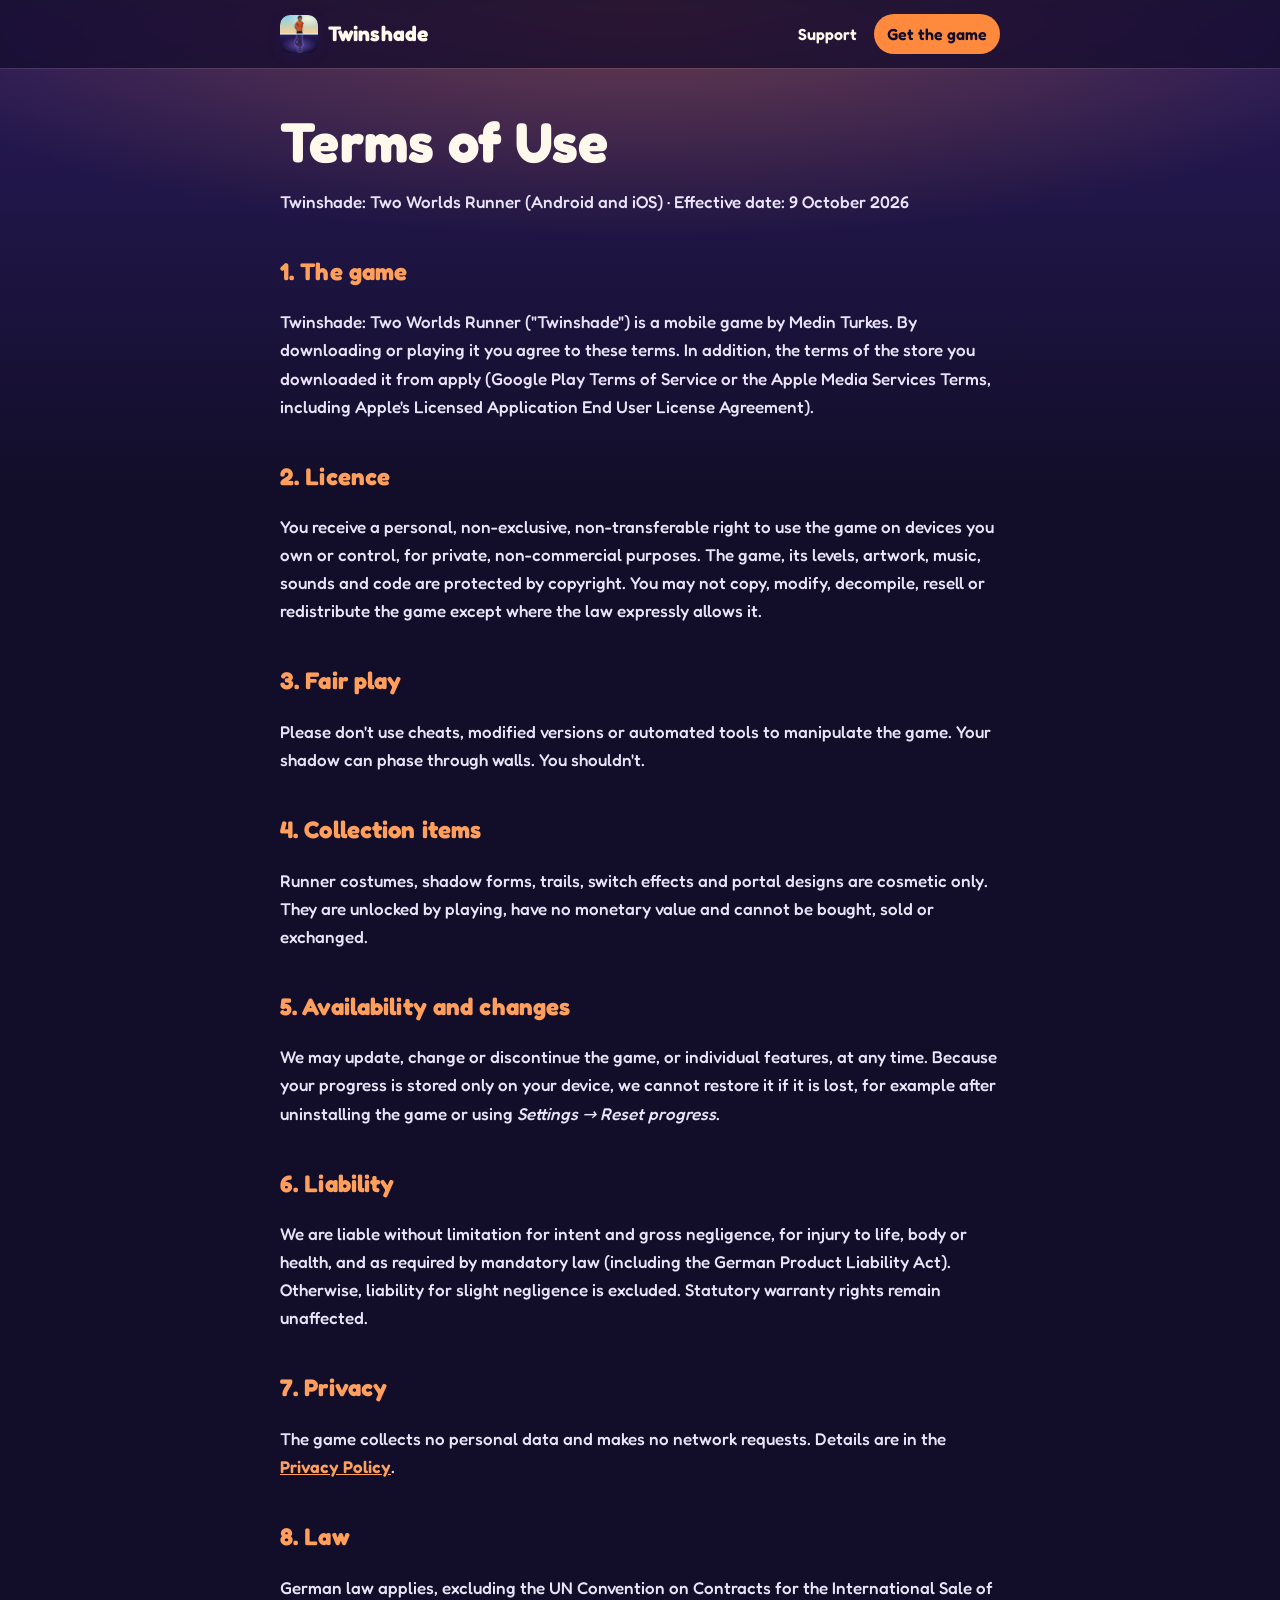
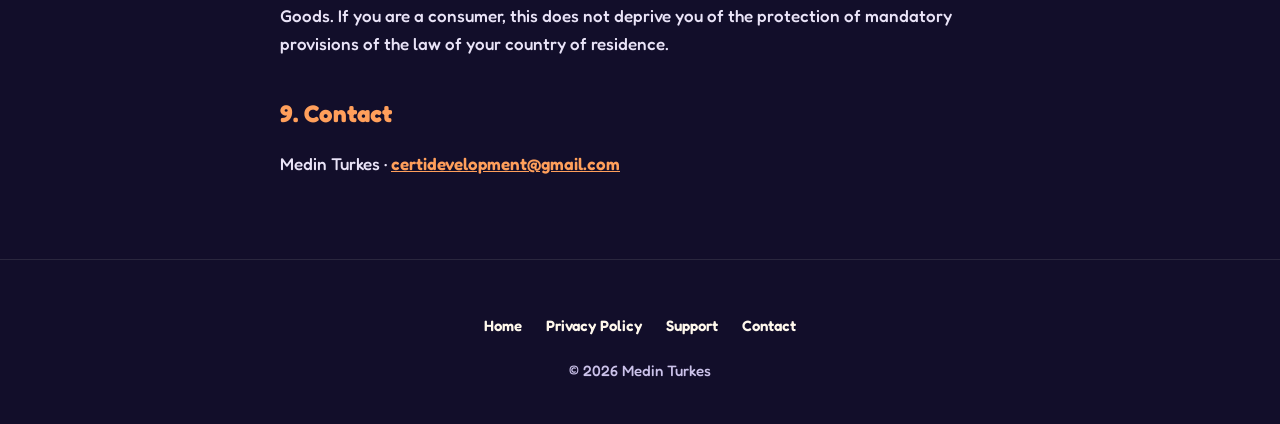
<file: terms.html>
<!doctype html>
<html lang="en">
<head>
<meta charset="utf-8">
<meta name="viewport" content="width=device-width, initial-scale=1">
<title>Terms of Use – Twinshade</title>
<meta name="description" content="Terms of use for the mobile game Twinshade: Two Worlds Runner by Medin Turkes.">
<link rel="canonical" href="https://metur100.github.io/Shadow.Runner.Landing/terms.html">
<meta name="robots" content="index, follow">
<meta name="author" content="Medin Turkes">
<meta name="theme-color" content="#120e2a">
<meta name="color-scheme" content="dark">
<link rel="icon" href="favicon.ico" sizes="16x16 32x32 48x48">
<link rel="icon" type="image/png" sizes="96x96" href="assets/favicon-96.png">
<link rel="apple-touch-icon" href="assets/apple-touch-icon.png">
<link rel="manifest" href="site.webmanifest">
<meta property="og:type" content="article">
<meta property="og:site_name" content="Twinshade">
<meta property="og:locale" content="en_US">
<meta property="og:title" content="Terms of Use – Twinshade">
<meta property="og:url" content="https://metur100.github.io/Shadow.Runner.Landing/terms.html">
<meta property="og:image" content="https://metur100.github.io/Shadow.Runner.Landing/assets/og-image.jpg">
<meta property="og:image:width" content="1200">
<meta property="og:image:height" content="630">
<meta name="twitter:card" content="summary_large_image">
<meta name="twitter:title" content="Terms of Use – Twinshade">
<meta name="twitter:image" content="https://metur100.github.io/Shadow.Runner.Landing/assets/og-image.jpg">
<script type="application/ld+json">
{"@context":"https://schema.org","@type":"BreadcrumbList","itemListElement":[{"@type":"ListItem","position":1,"name":"Twinshade","item":"https://metur100.github.io/Shadow.Runner.Landing/"},{"@type":"ListItem","position":2,"name":"Terms of Use","item":"https://metur100.github.io/Shadow.Runner.Landing/terms.html"}]}
</script>
<link rel="stylesheet" href="assets/style.css">
</head>
<body class="legal">
<a class="skip" href="#main">Skip to content</a>
<header class="top scrolled">
  <div class="wrap narrow">
    <a class="brand" href="./"><img src="assets/favicon-96.png" alt="" width="38" height="38">Twinshade</a>
    <nav aria-label="Main"><a class="opt" href="./#support">Support</a><a class="pill" href="./#download">Get the game</a></nav>
  </div>
</header>

<main class="wrap narrow doc" id="main">
  <h1>Terms of Use</h1>
  <p class="muted">Twinshade: Two Worlds Runner (Android and iOS) · Effective date: 9 October 2026</p>

  <h2>1. The game</h2>
  <p>Twinshade: Two Worlds Runner ("Twinshade") is a mobile game by Medin Turkes. By downloading or playing it you agree to these terms. In addition, the terms of the store you downloaded it from apply (Google Play Terms of Service or the Apple Media Services Terms, including Apple's Licensed Application End User License Agreement).</p>

  <h2>2. Licence</h2>
  <p>You receive a personal, non-exclusive, non-transferable right to use the game on devices you own or control, for private, non-commercial purposes. The game, its levels, artwork, music, sounds and code are protected by copyright. You may not copy, modify, decompile, resell or redistribute the game except where the law expressly allows it.</p>

  <h2>3. Fair play</h2>
  <p>Please don't use cheats, modified versions or automated tools to manipulate the game. Your shadow can phase through walls. You shouldn't.</p>

  <h2>4. Collection items</h2>
  <p>Runner costumes, shadow forms, trails, switch effects and portal designs are cosmetic only. They are unlocked by playing, have no monetary value and cannot be bought, sold or exchanged.</p>

  <h2>5. Availability and changes</h2>
  <p>We may update, change or discontinue the game, or individual features, at any time. Because your progress is stored only on your device, we cannot restore it if it is lost, for example after uninstalling the game or using <em>Settings → Reset progress</em>.</p>

  <h2>6. Liability</h2>
  <p>We are liable without limitation for intent and gross negligence, for injury to life, body or health, and as required by mandatory law (including the German Product Liability Act). Otherwise, liability for slight negligence is excluded. Statutory warranty rights remain unaffected.</p>

  <h2>7. Privacy</h2>
  <p>The game collects no personal data and makes no network requests. Details are in the <a href="privacy.html">Privacy Policy</a>.</p>

  <h2>8. Law</h2>
  <p>German law applies, excluding the UN Convention on Contracts for the International Sale of Goods. If you are a consumer, this does not deprive you of the protection of mandatory provisions of the law of your country of residence.</p>

  <h2>9. Contact</h2>
  <p>Medin Turkes · <a href="mailto:certidevelopment@gmail.com">certidevelopment@gmail.com</a></p>
</main>

<footer>
  <div class="wrap">
    <nav aria-label="Footer">
      <a href="./">Home</a>
      <a href="privacy.html">Privacy Policy</a>
      <a href="./#support">Support</a>
      <a href="mailto:certidevelopment@gmail.com">Contact</a>
    </nav>
    <p>© 2026 Medin Turkes</p>
  </div>
</footer>
</body>
</html>
</file>
<file: assets/style.css>
@font-face { font-family: "Fredoka"; src: url("fonts/fredoka-latin-500-normal.woff2") format("woff2"); font-weight: 500; font-display: swap; }
@font-face { font-family: "Fredoka"; src: url("fonts/fredoka-latin-600-normal.woff2") format("woff2"); font-weight: 600; font-display: swap; }
@font-face { font-family: "Fredoka"; src: url("fonts/fredoka-latin-700-normal.woff2") format("woff2"); font-weight: 700; font-display: swap; }

:root {
  color-scheme: dark;
  /* Reality (daylight) */
  --sun: #ff8a3d;
  --sun-2: #ff9f5b;
  --peach: #ffc794;
  --peach-top: #ffe2c2;
  --ink: #2a1b5c;          /* text on daylight */
  --ink-soft: #4b3488;
  /* Shadow world (night) */
  --night: #120e2a;
  --night-2: #2a1b5c;
  --violet: #7b5cff;
  --violet-2: #9a7bff;
  --glow: #9fe8ff;
  --cream: #fff8ec;
  --muted: #cbc2ea;
  --card: #1c1640;
  --card-2: #241c52;
  --hairline: rgba(255, 248, 236, .1);
  --shadow: rgba(4, 2, 16, .55);
  --radius: 22px;
  --ease: cubic-bezier(.22, 1, .36, 1);
  --font: "Fredoka", ui-rounded, "SF Pro Rounded", "Segoe UI", system-ui, -apple-system, sans-serif;
}

* { box-sizing: border-box; }
html { scroll-behavior: smooth; scroll-padding-top: 80px; background: var(--night); }
body {
  margin: 0;
  min-height: 100vh;
  background: var(--night);
  color: var(--cream);
  font: 500 17px/1.65 var(--font);
  overflow-x: hidden;
}
h1, h2, h3, .brand { font-family: var(--font); font-weight: 700; letter-spacing: .005em; }
a { color: var(--sun-2); font-weight: 600; }
a:hover { color: var(--glow); }
img { max-width: 100%; display: block; }
:focus-visible { outline: 3px solid var(--glow); outline-offset: 3px; border-radius: 6px; }
strong { font-weight: 700; }

.wrap { max-width: 1120px; margin: 0 auto; padding: 0 20px; }
.narrow { max-width: 760px; }
.muted { color: var(--muted); }
.skip {
  position: absolute; left: 12px; top: -60px; z-index: 100;
  background: var(--cream); color: var(--ink); padding: 10px 16px; border-radius: 12px; text-decoration: none;
}
.skip:focus { top: 12px; }

/* ---------- Scroll progress ---------- */
.progress {
  position: fixed; inset: 0 0 auto 0; height: 3px; z-index: 60;
  background: linear-gradient(90deg, var(--sun), var(--violet), var(--glow));
  transform-origin: 0 50%; transform: scaleX(0);
}

/* ---------- Header ---------- */
header.top {
  position: sticky; top: 0; z-index: 50;
  height: 68px; display: flex; align-items: center;
  color: var(--ink);
  transition: background .3s, box-shadow .3s, color .3s;
}
header.top .wrap { width: 100%; }
header.top.scrolled {
  color: var(--cream);
  background: rgba(18, 14, 42, .78);
  -webkit-backdrop-filter: saturate(160%) blur(14px);
  backdrop-filter: saturate(160%) blur(14px);
  box-shadow: 0 1px 0 var(--hairline);
}
header.top .wrap { display: flex; align-items: center; justify-content: space-between; gap: 12px; }
.brand { display: flex; align-items: center; gap: 10px; color: inherit; text-decoration: none; font-size: 21px; white-space: nowrap; }
.brand:hover { color: inherit; }
.brand img { width: 38px; height: 38px; border-radius: 10px; box-shadow: 0 4px 12px rgba(42, 27, 92, .3); transition: transform .4s var(--ease); }
.brand:hover img { transform: rotate(-10deg) scale(1.08); }
header nav { display: flex; align-items: center; gap: 4px; white-space: nowrap; }
header nav a { color: inherit; text-decoration: none; font-size: 16px; font-weight: 600; padding: 7px 13px; border-radius: 999px; transition: background .2s, color .2s; }
header nav a:hover { background: rgba(42, 27, 92, .12); color: inherit; }
header.top.scrolled nav a:hover { background: rgba(255, 248, 236, .1); }
header nav a.pill { background: var(--ink); color: var(--cream); }
header nav a.pill:hover { background: var(--violet); color: #fff; }
header.top.scrolled nav a.pill { background: var(--sun); color: var(--night); }
header.top.scrolled nav a.pill:hover { background: var(--sun-2); }
@media (max-width: 640px) {
  header nav a.opt { display: none; }
  .brand { font-size: 18px; }
  .brand img { width: 32px; height: 32px; }
}

/* ---------- Reveal on scroll ---------- */
.js .reveal { opacity: 0; transform: translateY(28px); transition: opacity .8s var(--ease), transform .8s var(--ease); transition-delay: calc(var(--i, 0) * 90ms); }
.js .reveal.in { opacity: 1; transform: none; }
.js .reveal.zoom { transform: scale(.92); }
.js .reveal.in.zoom { transform: none; }

/* ---------- Hero: reality above, shadow below ---------- */
.hero {
  position: relative; overflow: hidden;
  margin-top: -68px; padding-top: 104px;
  background: linear-gradient(180deg, var(--peach-top) 0%, var(--peach) 38%, var(--sun-2) 100%);
  color: var(--ink);
  text-align: center;
}
.sun {
  position: absolute; top: 70px; right: max(4%, calc(50% - 520px)); width: 150px; height: 150px; border-radius: 50%;
  background: radial-gradient(circle, #fff3dc 0 45%, rgba(255, 243, 220, .0) 70%);
  box-shadow: 0 0 120px 40px rgba(255, 236, 200, .55);
  pointer-events: none; animation: sunPulse 7s ease-in-out infinite;
}
@keyframes sunPulse { 50% { transform: scale(1.06); } }
.cloud { position: absolute; height: 34px; border-radius: 999px; background: rgba(255, 255, 255, .55); pointer-events: none; animation: cloud 40s linear infinite; }
.cloud::before, .cloud::after { content: ""; position: absolute; border-radius: 50%; background: inherit; }
.cloud::before { width: 46px; height: 46px; left: 16%; top: -22px; }
.cloud::after { width: 62px; height: 62px; left: 42%; top: -32px; }
.cloud.c1 { width: 150px; top: 150px; left: 6%; }
.cloud.c2 { width: 110px; top: 250px; left: 70%; animation-duration: 55s; animation-delay: -20s; opacity: .8; }
@keyframes cloud { 50% { translate: 50px 0; } }

.hero-copy { position: relative; z-index: 2; }
.eyebrow {
  display: inline-flex; align-items: center; gap: 8px;
  padding: 6px 15px; border-radius: 999px;
  background: rgba(255, 248, 236, .7); box-shadow: 0 0 0 1px rgba(42, 27, 92, .12), 0 6px 18px rgba(42, 27, 92, .12);
  font-size: 15px; font-weight: 600; color: var(--ink);
}
.eyebrow .dot { width: 8px; height: 8px; border-radius: 50%; background: var(--violet); box-shadow: 0 0 0 0 var(--violet); animation: ping 1.8s infinite; }
@keyframes ping { 70% { box-shadow: 0 0 0 9px transparent; } 100% { box-shadow: 0 0 0 0 transparent; } }

.hero h1 { font-size: clamp(56px, 10vw, 112px); line-height: .95; margin: 22px 0 14px; letter-spacing: .01em; font-style: italic; text-transform: uppercase; }
.hero h1 .line { display: block; }
/* The game's logo: a white SHADOW over an electric-blue RUNNER, outlined in midnight. */
.hero h1 .w-shadow { color: #fff; -webkit-text-stroke: .09em #0b0822; paint-order: stroke fill; text-shadow: 0 .06em 0 #0b0822, 0 14px 30px rgba(42, 27, 92, .35); }
.hero h1 .w-runner { margin-left: .3em; background: linear-gradient(180deg, #9fc2ff, #4f7dff 50%, #3a4fe0); -webkit-background-clip: text; background-clip: text; color: transparent; filter: drop-shadow(0 .06em 0 #0b0822) drop-shadow(0 0 1px #0b0822) drop-shadow(0 14px 24px rgba(42, 27, 92, .35)); }
.hero .tag { font-size: clamp(22px, 3vw, 30px); font-weight: 700; margin: 0; }
.hero .sub { font-size: clamp(17px, 2vw, 20px); color: var(--ink-soft); max-width: 600px; margin: 10px auto 0; }

.stores { display: flex; flex-wrap: wrap; justify-content: center; gap: 12px; margin: 30px 0 16px; }
.store {
  display: inline-flex; align-items: center; gap: 12px;
  min-width: 210px; padding: 11px 22px;
  background: var(--ink); color: var(--cream);
  border-radius: 16px; text-decoration: none; text-align: left; line-height: 1.2;
  box-shadow: 0 10px 24px rgba(42, 27, 92, .3);
  transition: transform .25s var(--ease), box-shadow .25s var(--ease);
}
a.store:hover { color: var(--cream); transform: translateY(-3px); box-shadow: 0 16px 32px rgba(42, 27, 92, .35); }
.store svg { width: 26px; height: 26px; flex: none; fill: currentColor; }
.store small { display: block; font-weight: 500; font-size: 13px; opacity: .8; }
.store span { font-weight: 700; font-size: 19px; }
.checks { display: flex; flex-wrap: wrap; justify-content: center; gap: 6px 18px; padding: 0; margin: 0; list-style: none; font-size: 16px; font-weight: 600; color: var(--ink); }
.checks li::before { content: "✓"; color: var(--violet); font-weight: 700; margin-right: 6px; }

/* Stage: phones standing on the horizon between the two worlds */
.stage { position: relative; height: 560px; margin-top: 44px; }
.stage::before {
  content: ""; position: absolute; inset: 50% 0 0 0;
  background: linear-gradient(180deg, var(--night-2) 0%, var(--night) 100%);
}
.horizon {
  position: absolute; left: 0; right: 0; top: 50%; height: 3px; margin-top: -1px; z-index: 1;
  background: var(--cream);
  box-shadow: 0 0 12px 2px rgba(159, 232, 255, .9), 0 0 40px 8px rgba(159, 232, 255, .35);
}
.skyline { position: absolute; left: 0; width: 100%; height: 120px; pointer-events: none; }
.skyline.up { bottom: 50%; color: rgba(232, 112, 52, .55); }
.skyline.down { top: 50%; color: rgba(123, 92, 255, .22); transform: scaleY(-1); }
.moon {
  position: absolute; left: max(6%, calc(50% - 500px)); top: 66%; width: 64px; height: 64px; border-radius: 50%;
  box-shadow: inset -16px 10px 0 0 var(--cream); transform: rotate(-20deg); opacity: .9;
  filter: drop-shadow(0 0 18px rgba(159, 232, 255, .5));
  pointer-events: none;
}
.stars { position: absolute; inset: 52% 0 0 0; pointer-events: none;
  background-image:
    radial-gradient(1.5px 1.5px at 12% 30%, var(--glow), transparent),
    radial-gradient(1.5px 1.5px at 28% 70%, var(--cream), transparent),
    radial-gradient(2px 2px at 44% 40%, var(--glow), transparent),
    radial-gradient(1.5px 1.5px at 63% 80%, var(--cream), transparent),
    radial-gradient(2px 2px at 78% 25%, var(--glow), transparent),
    radial-gradient(1.5px 1.5px at 90% 60%, var(--cream), transparent);
  opacity: .7; animation: twinkle 4s ease-in-out infinite alternate;
}
@keyframes twinkle { to { opacity: .3; } }

.phones { position: absolute; inset: 0; z-index: 2; }
.phone {
  position: absolute; width: 250px; aspect-ratio: 540 / 960;
  border-radius: 34px; padding: 8px;
  background: #0b0820;
  box-shadow: 0 30px 60px -10px var(--shadow), inset 0 0 0 2px rgba(255, 248, 236, .12);
}
.phone img { width: 100%; height: 100%; object-fit: cover; border-radius: 27px; }
.phones .p-main { left: 50%; top: 40px; margin-left: -125px; z-index: 3; }
.phones .p-left { left: 50%; top: 80px; margin-left: -300px; z-index: 2; width: 210px; transform: rotate(-8deg); }
.phones .p-right { left: 50%; top: 80px; margin-left: 90px; z-index: 1; width: 210px; transform: rotate(8deg); }
.float { animation: float 6s ease-in-out infinite; }
.float.slow { animation-duration: 7.5s; animation-delay: -2s; }
.float.slower { animation-duration: 8.5s; animation-delay: -4s; }
@keyframes float { 50% { translate: 0 -14px; } }
.parallax { will-change: transform; }

@media (max-width: 640px) {
  .hero { padding-top: 92px; }
  .sun { width: 96px; height: 96px; top: 76px; right: -10px; }
  .cloud.c2 { display: none; }
  .stage { height: 430px; margin-top: 36px; }
  .phone { width: 184px; border-radius: 28px; padding: 6px; }
  .phone img { border-radius: 23px; }
  .phones .p-main { margin-left: -92px; top: 30px; }
  .phones .p-left, .phones .p-right { width: 150px; top: 62px; }
  .phones .p-left { margin-left: -186px; }
  .phones .p-right { margin-left: 36px; }
  .moon { width: 46px; height: 46px; box-shadow: inset -12px 8px 0 0 var(--cream); left: 4%; top: 86%; }
  .store { min-width: 0; flex: 1 1 210px; max-width: 300px; }
}

/* ---------- Marquee ---------- */
.marquee {
  position: relative; z-index: 3;
  overflow: hidden; background: var(--sun); color: var(--night);
  transform: rotate(-2deg); margin: -26px -20px 0; padding: 14px 0;
  box-shadow: 0 14px 30px var(--shadow);
}
.marquee .track { display: flex; width: max-content; animation: marquee 34s linear infinite; }
.marquee span { font: 700 24px var(--font); white-space: nowrap; padding-right: 28px; letter-spacing: .02em; }
.marquee span em { font-style: normal; color: var(--cream); padding-left: 28px; }
@keyframes marquee { to { transform: translateX(-50%); } }

/* ---------- Sections ---------- */
main { overflow-x: clip; }
section { padding: 96px 0; position: relative; }
.kicker { display: block; text-align: center; font-size: 14px; font-weight: 700; letter-spacing: .16em; text-transform: uppercase; color: var(--sun-2); margin-bottom: 10px; }
section h2 { font-size: clamp(34px, 5.4vw, 52px); text-align: center; margin: 0 0 12px; line-height: 1.06; }
section .lead { text-align: center; color: var(--muted); margin: 0 auto 48px; max-width: 600px; font-size: 19px; }
@media (max-width: 640px) { section { padding: 72px 0; } }
.glow-a::before, .glow-b::before {
  content: ""; position: absolute; z-index: -1; pointer-events: none; border-radius: 50%; filter: blur(80px);
  width: 520px; height: 520px; opacity: .22;
}
.glow-a::before { background: var(--violet); top: 0; left: -200px; }
.glow-b::before { background: var(--sun); top: 10%; right: -240px; opacity: .14; }
main { position: relative; z-index: 0; }

/* Stats */
.stats { display: grid; grid-template-columns: repeat(4, 1fr); gap: 16px; }
.stat { text-align: center; padding: 26px 12px; border-radius: var(--radius); background: var(--card); box-shadow: 0 0 0 1px var(--hairline), 0 12px 30px -12px var(--shadow); }
.stat b { display: block; font: 700 56px/1 var(--font); color: var(--sun); }
.stat:nth-child(even) b { color: var(--violet-2); }
.stat span { display: block; margin-top: 8px; font-weight: 600; color: var(--muted); font-size: 16px; }
@media (max-width: 720px) { .stats { grid-template-columns: repeat(2, 1fr); } .stat b { font-size: 46px; } }

/* Switch demo */
.demo-card {
  text-align: center; border-radius: 32px; padding: 56px 24px 44px;
  background: var(--card); box-shadow: 0 0 0 1px var(--hairline), 0 30px 60px -20px var(--shadow);
}
.demo-card .lead { margin-bottom: 28px; }
.demo {
  display: block; width: 100%; max-width: 760px; margin: 0 auto; padding: 0; border: 0; cursor: pointer; font: inherit; color: inherit; text-align: left;
  border-radius: 22px; overflow: hidden; background: var(--night);
  box-shadow: 0 0 0 2px var(--hairline);
}
.demo { position: relative; }
/* Each lane is a real in-game view: the sunny street above, the shadow street below. */
.lane { display: block; position: relative; aspect-ratio: 1100 / 520; overflow: hidden; transition: filter .35s, opacity .35s; }
.lane > span { display: block; position: absolute; }
.lane img { width: 100%; height: 100%; object-fit: cover; }
.lane.reality { background: #b9aa98; }

.lane.shadow { background: #221a46; }

.lane + .lane { border-top: 3px solid var(--cream); box-shadow: inset 0 6px 14px -6px rgba(159, 232, 255, .8); }
.lane .pill-label {
  left: 12px; top: 12px; z-index: 3;
  font-size: 13px; font-weight: 700; letter-spacing: .08em; padding: 4px 12px; border-radius: 999px;
}
.lane.reality .pill-label { background: var(--sun); color: #fff; }
.lane.shadow .pill-label { background: var(--violet); color: #fff; }
.demo[data-active="reality"] .lane.shadow,
.demo[data-active="shadow"] .lane.reality { filter: saturate(.35) brightness(.55); }
.demo[data-active="reality"] .lane.shadow .pill-label::after,
.demo[data-active="shadow"] .lane.reality .pill-label::after { content: " · idle"; font-weight: 600; }
.demo[data-active="reality"] .lane.reality .pill-label::after,
.demo[data-active="shadow"] .lane.shadow .pill-label::after { content: " · active"; }

/* The switch orb on the seam, like the in-game button. */
.orb { position: absolute; left: 50%; top: 50%; width: 58px; height: 58px; margin: -29px 0 0 -29px; z-index: 4; border-radius: 50%;
  background: conic-gradient(from 90deg, #2a2060 0 50%, #fff 50% 100%);
  border: 5px solid #141033; box-shadow: 0 0 0 4px #5aa8ff, 0 0 22px 6px rgba(90, 168, 255, .55); transition: transform .35s var(--ease), box-shadow .35s; }
.orb::before, .orb::after { content: ""; position: absolute; top: 50%; width: 50%; height: 50%; margin-top: -25%; border-radius: 50%; }
.orb::before { left: 0; background: radial-gradient(circle, #fff 0 18%, #2a2060 20%); }
.orb::after { right: 0; background: radial-gradient(circle, #2a2060 0 18%, #fff 20%); }
.demo[data-active="shadow"] .orb { transform: rotate(180deg); box-shadow: 0 0 0 4px #9a7bff, 0 0 22px 6px rgba(154, 123, 255, .55); }

/* How it works: four steps */
.steps { list-style: none; margin: 32px 0 0; padding: 0; display: grid; grid-template-columns: repeat(4, 1fr); gap: 22px; }
.step { display: grid; grid-template-columns: 46px 1fr; column-gap: 12px; align-content: start; }
.step .phone { grid-column: 1 / -1; }
.step .phone { position: relative; width: 100%; border-radius: 28px; padding: 6px; }
.step .phone img { display: block; border-radius: 23px; }
.step b { display: grid; place-items: center; width: 46px; height: 46px; margin-top: 18px; grid-row: span 2;
  font-size: 30px; font-style: italic; color: #fff; background: linear-gradient(135deg, #4f7dff, #7b5cff); border-radius: 12px; transform: skew(-8deg); }
.step h3 { grid-column: 2; margin: 18px 0 2px; line-height: 1.2; font-size: 18px; letter-spacing: .04em; text-transform: uppercase; }
.step p { grid-column: 2; margin: 0; color: var(--muted); font-size: 15px; line-height: 1.45; }
.tagline { margin: 44px 0 0; text-align: center; letter-spacing: .4em; text-transform: uppercase; font-style: italic; color: var(--muted); font-size: 15px; }
.tagline span { color: #6f9cff; }
@media (max-width: 900px) { .steps { grid-template-columns: repeat(2, 1fr); } }
@media (max-width: 460px) { .steps { gap: 18px 12px; } .step { grid-template-columns: 34px 1fr; column-gap: 8px; } .step b { width: 34px; height: 34px; font-size: 22px; border-radius: 9px; } .step h3 { font-size: 14px; } .step p { font-size: 13px; } .tagline { letter-spacing: .2em; } }
.demo-msg { min-height: 3.4em; margin: 18px auto 0; max-width: 560px; color: var(--muted); font-size: 17px; }
.demo-msg strong { color: var(--cream); }
.btn {
  display: inline-flex; align-items: center; gap: 10px; margin-top: 10px;
  border: 0; cursor: pointer; padding: 14px 26px; border-radius: 999px;
  font: 700 18px var(--font); color: var(--night);
  background: linear-gradient(90deg, var(--sun) 0 50%, var(--violet-2) 50% 100%);
  box-shadow: 0 8px 0 #4a2fb0, 0 18px 30px var(--shadow);
  transition: transform .08s, box-shadow .08s;
}
.btn:active { transform: translateY(6px); box-shadow: 0 2px 0 #4a2fb0, 0 8px 14px var(--shadow); }
.kbd-hint { display: block; margin-top: 16px; font-size: 14px; color: var(--muted); }
kbd { font: 600 13px var(--font); padding: 2px 8px; border-radius: 6px; background: var(--card-2); box-shadow: 0 0 0 1px var(--hairline); }

/* Rules */
.rules { display: grid; grid-template-columns: repeat(4, 1fr); gap: 16px; margin-top: 28px; text-align: left; }
.rule { padding: 18px; border-radius: 18px; background: var(--card-2); box-shadow: 0 0 0 1px var(--hairline); }
.rule b { display: block; font-size: 17px; font-weight: 700; color: var(--cream); margin-bottom: 4px; }
.rule p { margin: 0; color: var(--muted); font-size: 15px; line-height: 1.5; }
@media (max-width: 860px) { .rules { grid-template-columns: repeat(2, 1fr); } }
@media (max-width: 460px) { .rules { grid-template-columns: 1fr; } }

/* Gallery */
.gallery-wrap { position: relative; }
.gallery {
  display: flex; gap: 28px; overflow-x: auto; scroll-snap-type: x mandatory;
  padding: 20px max(20px, calc((100vw - 1120px) / 2 + 20px)) 36px;
  scrollbar-width: none;
}
.gallery::-webkit-scrollbar { display: none; }
.shot { flex: none; width: 230px; margin: 0; scroll-snap-align: center; text-align: center; }
@media (max-width: 640px) { .shot { width: 200px; } .gallery { gap: 20px; } }
.shot .phone { position: relative; width: 100%; transition: transform .5s var(--ease); }
.shot:hover .phone { transform: translateY(-8px) rotate(-1.5deg); }
.shot h3 { margin: 18px 0 2px; font-size: 21px; }
.shot p { margin: 0; color: var(--muted); font-size: 15px; }
.gallery-nav { display: flex; justify-content: center; gap: 12px; }
.gallery-nav button {
  width: 48px; height: 48px; border-radius: 50%; border: 0; cursor: pointer;
  background: var(--card-2); color: var(--cream); font: 700 20px var(--font);
  box-shadow: 0 0 0 1px var(--hairline), 0 8px 20px var(--shadow);
  transition: transform .2s var(--ease), background .2s;
}
.gallery-nav button:hover { transform: scale(1.08); background: var(--violet); }

/* Worlds */
.worlds { display: grid; grid-template-columns: repeat(3, 1fr); gap: 20px; }
@media (max-width: 900px) { .worlds { grid-template-columns: repeat(2, 1fr); } }
@media (max-width: 600px) { .worlds { grid-template-columns: 1fr; } }
.world {
  border-radius: var(--radius); background: var(--card); overflow: hidden;
  box-shadow: 0 0 0 1px var(--hairline), 0 12px 30px -14px var(--shadow);
  transition: transform .35s var(--ease);
}
.world:hover { transform: translateY(-6px); }
.world .banner { position: relative; height: 96px; background: linear-gradient(180deg, var(--a1) 0 50%, var(--b1) 50% 100%); border-bottom: 3px solid var(--a2); }
.world .banner::before {
  content: ""; position: absolute; left: 0; right: 0; top: 18%; height: 32%;
  background: linear-gradient(90deg, var(--a2) 0 9%, transparent 9% 12%, var(--a2) 12% 26%, transparent 26% 30%, var(--a2) 30% 41%, transparent 41% 45%, var(--a2) 45% 62%, transparent 62% 66%, var(--a2) 66% 80%, transparent 80% 84%, var(--a2) 84% 100%);
  clip-path: polygon(0 40%, 9% 40%, 9% 0, 41% 0, 41% 20%, 62% 20%, 62% 0, 100% 0, 100% 100%, 0 100%);
}
.world .banner::after {
  content: ""; position: absolute; left: 0; right: 0; top: 50%; height: 2px; background: var(--cream);
  box-shadow: 0 0 10px rgba(159, 232, 255, .8);
}
.world .num {
  position: absolute; left: 14px; bottom: 10px; z-index: 1;
  font-weight: 700; font-size: 14px; color: var(--cream); background: rgba(18, 14, 42, .6); padding: 2px 10px; border-radius: 999px;
}
.world .body { padding: 20px 22px 24px; }
.world h3 { margin: 0; font-size: 23px; }
.world .motto { margin: 0 0 8px; color: var(--sun-2); font-weight: 600; font-size: 15px; }
.world p { margin: 0; color: var(--muted); }
.w1 { --a1: #ffc794; --a2: #ff8a3d; --b1: #241a52; }
.w2 { --a1: #b8ecc4; --a2: #4cb56a; --b1: #13253a; }
.w3 { --a1: #b79bff; --a2: #3fd0e0; --b1: #1b0f33; }
.w4 { --a1: #ffd9a0; --a2: #d9a040; --b1: #251a28; }
.w5 { --a1: #9cc6b8; --a2: #2fa894; --b1: #0d2428; }
.w6 { --a1: #8a5a7a; --a2: #9a7bff; --b1: #150b24; }

/* Features + puzzles */
.grid { display: grid; grid-template-columns: repeat(3, 1fr); gap: 20px; }
@media (max-width: 900px) { .grid { grid-template-columns: repeat(2, 1fr); } }
@media (max-width: 600px) { .grid { grid-template-columns: 1fr; } }
.feature {
  padding: 26px 24px; border-radius: var(--radius); background: var(--card);
  box-shadow: 0 0 0 1px var(--hairline), 0 12px 30px -14px var(--shadow);
  transition: transform .35s var(--ease), box-shadow .35s var(--ease);
}
.feature:hover { transform: translateY(-6px); box-shadow: 0 0 0 1px rgba(154, 123, 255, .45), 0 24px 44px -14px var(--shadow); }
.feature .ico {
  width: 54px; height: 54px; border-radius: 16px; display: grid; place-items: center;
  font-size: 27px; margin-bottom: 16px;
  background: linear-gradient(180deg, rgba(255, 138, 61, .22) 0 50%, rgba(123, 92, 255, .28) 50% 100%);
  transition: transform .5s var(--ease);
}
.feature:hover .ico { transform: rotate(-10deg) scale(1.1); }
.feature h3 { font-size: 22px; margin: 0 0 6px; }
.feature p { margin: 0; color: var(--muted); }
.puzzle { display: flex; gap: 16px; align-items: flex-start; }
.puzzle .ico { flex: none; margin: 0; }
.puzzle .flow { display: block; font-size: 13px; font-weight: 700; letter-spacing: .06em; text-transform: uppercase; color: var(--glow); margin-bottom: 2px; }

/* FAQ */
.faq details {
  background: var(--card); border-radius: 18px; margin-bottom: 12px;
  box-shadow: 0 0 0 1px var(--hairline), 0 8px 20px -12px var(--shadow);
  transition: box-shadow .3s;
}
.faq details[open] { box-shadow: 0 0 0 2px var(--violet), 0 14px 30px -14px var(--shadow); }
.faq summary { cursor: pointer; font-weight: 600; padding: 18px 56px 18px 22px; list-style: none; position: relative; }
.faq summary::-webkit-details-marker { display: none; }
.faq summary::after {
  content: "+"; position: absolute; right: 20px; top: 50%; width: 26px; height: 26px; margin-top: -13px;
  display: grid; place-items: center; border-radius: 50%; background: rgba(123, 92, 255, .25); color: var(--glow);
  font-size: 20px; line-height: 1; transition: transform .3s var(--ease);
}
.faq details[open] summary::after { transform: rotate(45deg); }
.faq details p { margin: 0; padding: 0 22px 20px; color: var(--muted); }
.faq details[open] p { animation: fadeDown .35s var(--ease); }
@keyframes fadeDown { from { opacity: 0; transform: translateY(-6px); } }
.contact { text-align: center; margin-top: 32px; color: var(--muted); }

/* CTA */
.cta {
  position: relative; overflow: hidden; text-align: center;
  border-radius: 36px;
  box-shadow: 0 0 0 1px var(--hairline), 0 40px 80px -30px var(--shadow);
}
.cta-top { padding: 64px 24px 36px; color: var(--ink); background: linear-gradient(180deg, var(--peach-top), var(--sun-2)); }
.cta-bottom {
  padding: 36px 24px 60px; background: linear-gradient(180deg, var(--night-2), var(--night));
  border-top: 3px solid var(--cream); box-shadow: inset 0 10px 20px -10px rgba(159, 232, 255, .8);
}
.cta img { width: 96px; height: 96px; border-radius: 24px; margin: 0 auto 18px; box-shadow: 0 18px 40px rgba(42, 27, 92, .4); animation: float 6s ease-in-out infinite; }
.cta h2 { color: var(--ink); margin: 0; }
.cta p { color: var(--muted); margin: 0 auto; max-width: 480px; font-size: 18px; }
.cta .stores { margin-top: 22px; margin-bottom: 0; }
.cta .store { background: var(--cream); color: var(--night); box-shadow: 0 10px 24px var(--shadow); }

/* ---------- Legal pages ---------- */
body.legal { background: radial-gradient(ellipse 90% 340px at 50% 0, rgba(255, 138, 61, .32), transparent 70%), linear-gradient(180deg, var(--night-2) 0, var(--night) 480px) no-repeat, var(--night); }
body.legal header.top, body.notfound-page header.top { color: var(--cream); }
.doc { padding: 24px 20px 64px; }
.doc h1 { font-size: clamp(38px, 7vw, 56px); line-height: 1.05; margin: 20px 0 6px; }
.doc h2 { font-size: 24px; text-align: left; margin: 36px 0 8px; color: var(--sun-2); }
.doc p, .doc li { color: #e9e3f7; }
.card {
  background: var(--card); border-radius: var(--radius); padding: 4px 22px;
  box-shadow: 0 0 0 1px var(--hairline), 0 12px 30px -14px var(--shadow);
}
.doc .card { margin-top: 24px; border-left: 5px solid var(--violet); }
.doc ul { padding-left: 22px; }
.doc li { margin: 4px 0; }

/* 404 */
body.notfound-page { background: linear-gradient(180deg, var(--peach-top) 0%, var(--sun-2) 50%, var(--night-2) 50%, var(--night) 100%) fixed; min-height: 100vh; }
.notfound { text-align: center; padding: 0 20px; min-height: 100vh; display: grid; grid-template-rows: 1fr 1fr; }
.notfound .above, .notfound .below { display: flex; flex-direction: column; align-items: center; }
.notfound .above { justify-content: flex-end; padding-bottom: 18px; color: var(--ink); }
.notfound .below { justify-content: flex-start; padding-top: 22px; }
.notfound h1 { font-size: clamp(90px, 20vw, 160px); line-height: .9; margin: 0; color: var(--ink); }
.notfound h1 + p { margin: 6px 0 0; font-size: 20px; font-weight: 600; }
.notfound .below .ghost { font-size: clamp(90px, 20vw, 160px); line-height: .9; margin: 0; font-weight: 700; color: transparent; -webkit-text-stroke: 2px var(--violet-2); transform: scaleY(-1); opacity: .6; animation: ghost 3s ease-in-out infinite; }
@keyframes ghost { 50% { opacity: .25; } }
.notfound .below p { font-size: 19px; color: var(--muted); margin: 8px 0; }
.notfound .line404 { position: fixed; left: 0; right: 0; top: 50%; height: 3px; margin-top: -1px; background: var(--cream); box-shadow: 0 0 12px 2px rgba(159, 232, 255, .9); }

/* ---------- Footer ---------- */
footer { padding: 48px 0 40px; text-align: center; font-size: 15px; color: var(--muted); border-top: 1px solid var(--hairline); }
footer nav { display: flex; flex-wrap: wrap; justify-content: center; gap: 4px 20px; }
footer nav a { color: var(--cream); text-decoration: none; padding: 6px 2px; }
footer nav a:hover { color: var(--sun-2); }
footer p { margin: 14px 0 0; }

/* About (SEO copy) */
.about h2 { margin-bottom: 28px; }
.about p { font-size: 18px; margin: 0 0 18px; color: var(--muted); }
.about p strong, .about p em { color: var(--cream); }

/* ---------- Reduced motion ---------- */
@media (prefers-reduced-motion: reduce) {
  html { scroll-behavior: auto; }
  *, *::before, *::after { animation: none !important; transition: none !important; }
  .js .reveal { opacity: 1; transform: none; }
}
</file>
